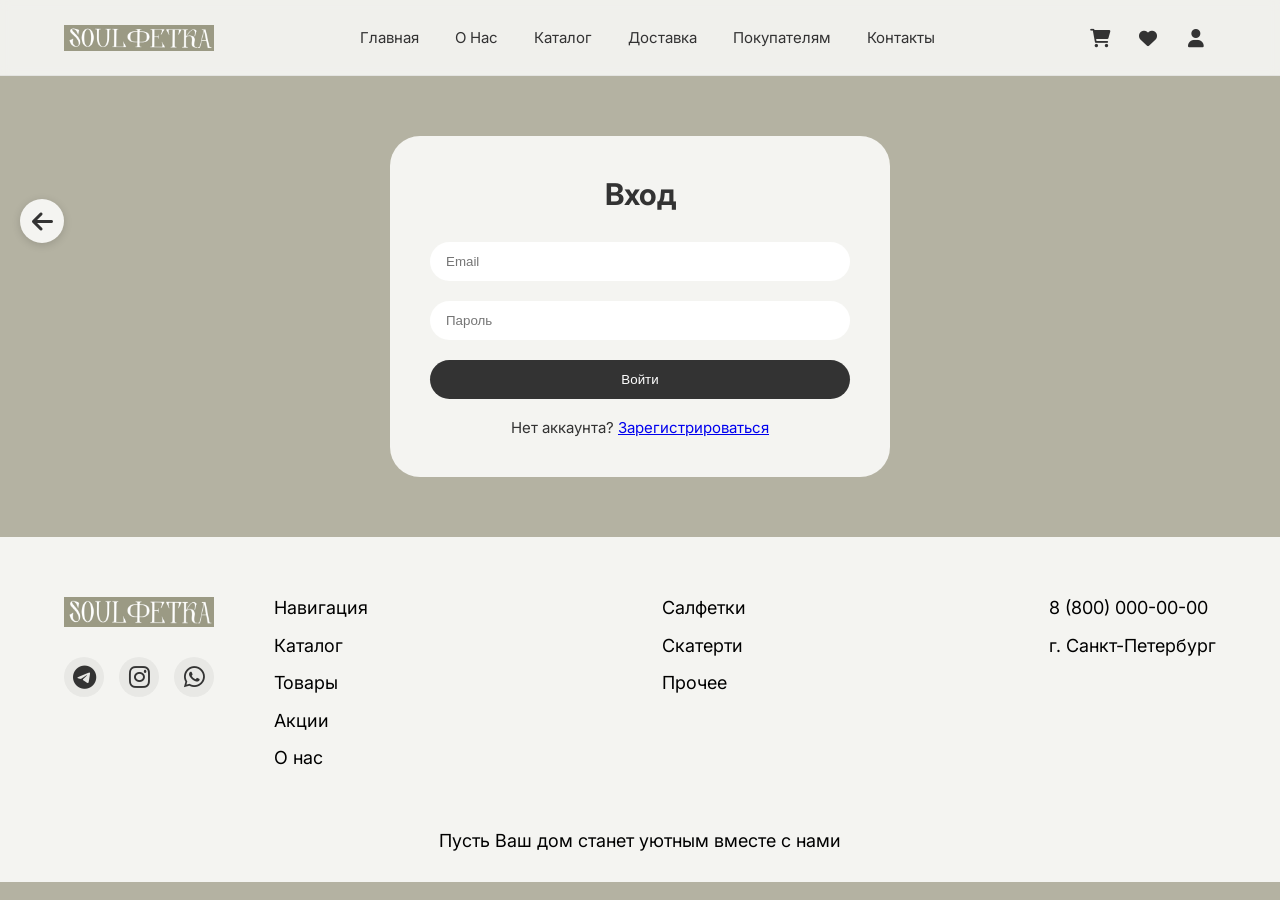
<file: cabinet.html>
<!DOCTYPE html>
<html lang="ru">
<head>
  <meta charset="UTF-8">
  <meta name="viewport" content="width=device-width, initial-scale=1.0">
  <title>Личный кабинет - Мой сайт</title>
  <link rel="preconnect" href="https://fonts.googleapis.com">
  <link rel="preconnect" href="https://fonts.gstatic.com" crossorigin>
  <link href="https://fonts.googleapis.com/css2?family=Inter:wght@400&display=swap" rel="stylesheet">
  <link href="https://fonts.googleapis.com/css2?family=Poppins:wght@400;500;600&display=swap" rel="stylesheet">
  <link rel="stylesheet" href="https://cdnjs.cloudflare.com/ajax/libs/font-awesome/6.0.0-beta3/css/all.min.css">
  <link rel="stylesheet" href="styles.css">
  <style>
    /* Дополнительные стили для кабинета */
    .cabinet {
      max-width: 1232px;
      margin: 40px auto;
      padding: 0 104px;
      min-height: 60vh;
    }
    .cabinet h1 {
      font-family: 'Inter', sans-serif;
      font-weight: 400;
      font-size: 24px;
      color: #000000;
      margin-bottom: 20px;
    }
    .cabinet__info {
      background-color: #F4F4F1;
      padding: 30px;
      border-radius: 30px;
      margin-bottom: 40px;
    }
    .cabinet__info p {
      font-size: 18px;
      margin-bottom: 15px;
      color: #333;
    }
    .cabinet__info i {
      width: 30px;
      color: #666;
      margin-right: 10px;
    }
    .orders-section h2 {
      font-family: 'Inter', sans-serif;
      font-weight: 400;
      font-size: 24px;
      color: #000000;
      margin-bottom: 20px;
      padding-left: 10px;
    }
    .orders-list {
      display: flex;
      flex-direction: column;
      gap: 20px;
    }
    .order-card {
      background-color: #F4F4F1;
      border-radius: 20px;
      padding: 20px;
      transition: transform 0.2s ease, box-shadow 0.2s ease;
    }
    .order-header {
      display: flex;
      justify-content: space-between;
      align-items: center;
      margin-bottom: 15px;
      padding-bottom: 10px;
      border-bottom: 1px solid rgba(0,0,0,0.1);
      flex-wrap: wrap;
      gap: 10px;
    }
    .order-number {
      font-weight: 600;
      font-size: 18px;
      color: #333;
    }
    .order-date {
      font-size: 14px;
      color: #666;
    }
    .order-status {
      font-size: 14px;
      padding: 4px 12px;
      border-radius: 20px;
      font-weight: 500;
      display: inline-block;
      background-color: #9B9A84;
      color: white;
    }
    .order-items {
      margin-bottom: 15px;
    }
    .order-item {
      display: flex;
      justify-content: space-between;
      align-items: center;
      padding: 10px 0;
      border-bottom: 1px solid rgba(0,0,0,0.05);
    }
    .order-total {
      text-align: right;
      padding-top: 10px;
      font-weight: 600;
      font-size: 18px;
      color: #333;
    }
    .empty-orders {
      text-align: center;
      padding: 60px 20px;
      background-color: #F4F4F1;
      border-radius: 30px;
    }
    .logout-button {
      margin-top: 20px;
      padding: 10px 20px;
      background-color: #9B9A84;
      color: white;
      border: none;
      border-radius: 30px;
      cursor: pointer;
      font-size: 16px;
      width: auto;
      display: inline-block;
    }
    .logout-button:hover {
      background-color: #7a7967;
    }
    .edit-btn {
      background: none;
      border: none;
      cursor: pointer;
      margin-left: 10px;
      color: #9B9A84;
      font-size: 14px;
    }
    .edit-btn:hover {
      color: #5a5a4a;
    }
    @media (max-width: 1300px) {
      .cabinet { padding: 0 40px; }
    }
    @media (max-width: 768px) {
      .cabinet { padding: 0 16px; margin: 20px auto; }
      .cabinet h1 {
        background-color: #F4F4F1;
        height: 70px;
        border-radius: 30px;
        display: flex;
        align-items: center;
        justify-content: center;
        margin-bottom: 40px;
      }
      .cabinet__info { padding: 20px; }
      .cabinet__info p { font-size: 16px; }
      .order-header { flex-direction: column; align-items: flex-start; }
    }
  </style>
</head>
<body id="top">
  <input type="checkbox" id="burger-toggle" class="burger-toggle">

  <header class="header">
    <div class="header__container">
<a href="index.html" class="header__logo">
  <img src="images/Logo_fyter. jpeg.jpeg" alt="Логотип">
</a>
      <nav class="header__nav">
        <ul>
          <li><a href="index.html">главная</a></li>
          <li><a href="index.html#about">о нас</a></li>
          <li><a href="index.html#catalog">каталог</a></li>
          <li><a href="index.html#advantages">доставка</a></li>
          <li><a href="index.html#faq">покупателям</a></li>
          <li><a href="index.html#contacts">контакты</a></li>
        </ul>
      </nav>
      <div class="header__actions">
        <div class="cart-icon-wrapper">
          <a href="cart.html" class="action-btn"><i class="fas fa-shopping-cart"></i></a>
          <span class="cart-count" id="cart-count">0</span>
        </div>
        <div class="favorites-icon-wrapper">
          <a href="favorites.html" class="action-btn"><i class="fas fa-heart"></i></a>
          <span class="favorites-count" id="favorites-count">0</span>
        </div>
        <a href="cabinet.html" class="action-btn"><i class="fas fa-user"></i></a>
      </div>
      <label for="burger-toggle" class="burger-icon"><i class="fas fa-bars"></i></label>
    </div>
    <div class="mobile-menu">
      <ul>
        <li><a href="index.html">главная</a></li>
        <li><a href="index.html#about">о нас</a></li>
        <li><a href="index.html#catalog">каталог</a></li>
        <li><a href="index.html#advantages">доставка</a></li>
        <li><a href="index.html#faq">покупателям</a></li>
        <li><a href="sales.html">акции</a></li>
        <li><a href="index.html#contacts">контакты</a></li>
      </ul>
    </div>
  </header>

  <main class="cabinet">
    <h1>Личный кабинет</h1>
    <div class="cabinet__info">
      <p><i class="fas fa-user"></i> Имя: <strong id="user-name"></strong></p>
      <p><i class="fas fa-envelope"></i> Email: <strong id="user-email"></strong></p>
      <p><i class="fas fa-phone"></i> Телефон: <strong id="user-phone"></strong>
        <button id="edit-phone-btn" class="edit-btn"><i class="fas fa-pen"></i></button>
      </p>
      <p><i class="fas fa-map-marker-alt"></i> Адрес доставки: <strong id="user-address"></strong>
        <button id="edit-address-btn" class="edit-btn"><i class="fas fa-pen"></i></button>
      </p>
      <button id="logout-btn" class="logout-button">Выйти</button>
    </div>
    <div class="orders-section">
      <h2>Мои заказы</h2>
      <div id="orders-list" class="orders-list"></div>
    </div>
  </main>

  <!-- Модальные окна для редактирования телефона и адреса -->
  <div id="editPhoneModal" class="edit-modal" style="display:none;">
    <div class="edit-modal-content">
      <h4>Изменить телефон</h4>
      <input type="tel" id="newPhone" placeholder="+7 ...">
      <button id="savePhone">Сохранить</button>
      <button id="cancelPhone">Отмена</button>
    </div>
  </div>
  <div id="editAddressModal" class="edit-modal" style="display:none;">
    <div class="edit-modal-content">
      <h4>Изменить адрес</h4>
      <textarea id="newAddress" rows="2" placeholder="Ваш адрес доставки"></textarea>
      <button id="saveAddress">Сохранить</button>
      <button id="cancelAddress">Отмена</button>
    </div>
  </div>

  <footer id="contacts" class="footer">
    <div class="footer__container">
      <div class="footer__left">
<a href="index.html" class="footer__logo"></a>
        <div class="footer__social">
          <a href="https://t.me/SOULFETCA" target="_blank" rel="noopener noreferrer" class="social-icon"><i class="fab fa-telegram-plane"></i></a>
          <a href="https://www.instagram.com/soulfetca" target="_blank" rel="noopener noreferrer" class="social-icon"><i class="fab fa-instagram"></i></a>
          <a href="https://api.whatsapp.com/send?phone=79183121229" target="_blank" rel="noopener noreferrer" class="social-icon"><i class="fab fa-whatsapp"></i></a>
        </div>
      </div>
      <div class="footer__right">
        <div class="footer__col">
          <a href="index.html#top" class="footer__link">Навигация</a>
          <a href="index.html#catalog" class="footer__link">Каталог</a>
          <a href="index.html#choice" class="footer__link">Товары</a>
          <a href="sales.html" class="footer__link">Акции</a>
          <a href="index.html#about" class="footer__link">О нас</a>
        </div>
        <div class="footer__col">
          <a href="products.html?category=napkins" class="footer__link">Салфетки</a>
          <a href="products.html?category=tablecloths" class="footer__link">Скатерти</a>
          <a href="products.html?category=other" class="footer__link">Прочее</a>
        </div>
        <div class="footer__col">
          <span class="footer__contact">8 (800) 000-00-00</span>
          <span class="footer__contact">г. Санкт-Петербург</span>
        </div>
      </div>
    </div>
    <div class="footer__bottom">
      <p class="footer__tagline">Пусть Ваш дом станет уютным вместе с нами</p>
    </div>
  </footer>

  <button onclick="history.back()" class="back-button" aria-label="Назад">
    <i class="fas fa-arrow-left"></i>
  </button>

  <script src="api.js"></script>
  <script src="script.js"></script>
  <script>
    async function loadCabinet() {
      const profile = loadUserProfile(); // из script.js
      if (!profile) {
        window.location.href = 'login.html';
        return;
      }
      document.getElementById('user-name').textContent = profile.name;
      document.getElementById('user-email').textContent = profile.email;
      document.getElementById('user-phone').textContent = profile.phone || 'не указан';
      document.getElementById('user-address').textContent = profile.address || 'не указан';

      const orders = await API.getMyOrders();
      const ordersList = document.getElementById('orders-list');
      if (orders.length === 0) {
        ordersList.innerHTML = '<div class="empty-orders">У вас пока нет заказов</div>';
        return;
      }
      ordersList.innerHTML = orders.map(order => `
        <div class="order-card">
          <div class="order-header">
            <span class="order-number">Заказ №${order.id}</span>
            <span class="order-date">${new Date(order.createdAt).toLocaleDateString()}</span>
            <span class="order-status">${order.status === 'new' ? 'Новый' : order.status}</span>
          </div>
          <div class="order-items">
            ${order.items.map(item => `<div class="order-item">${item.name} × ${item.quantity} — ${item.price}</div>`).join('')}
          </div>
          <div class="order-total">Итого: ${order.total} ₽</div>
        </div>
      `).join('');
    }

    // Редактирование телефона
    const phoneModal = document.getElementById('editPhoneModal');
    const addressModal = document.getElementById('editAddressModal');
    
    document.getElementById('edit-phone-btn')?.addEventListener('click', () => {
      const currentPhone = document.getElementById('user-phone').innerText;
      document.getElementById('newPhone').value = currentPhone === 'не указан' ? '' : currentPhone;
      phoneModal.style.display = 'flex';
    });
    document.getElementById('savePhone')?.addEventListener('click', () => {
      const newPhone = document.getElementById('newPhone').value.trim();
      const currentAddress = document.getElementById('user-address').innerText === 'не указан' ? '' : document.getElementById('user-address').innerText;
      if (newPhone) {
        saveUserProfile(newPhone, currentAddress);
        document.getElementById('user-phone').textContent = newPhone;
        showNotification('Телефон обновлён');
      } else {
        showNotification('Введите номер телефона', 'error');
      }
      phoneModal.style.display = 'none';
    });
    document.getElementById('cancelPhone')?.addEventListener('click', () => phoneModal.style.display = 'none');
    
    document.getElementById('edit-address-btn')?.addEventListener('click', () => {
      const currentAddr = document.getElementById('user-address').innerText;
      document.getElementById('newAddress').value = currentAddr === 'не указан' ? '' : currentAddr;
      addressModal.style.display = 'flex';
    });
    document.getElementById('saveAddress')?.addEventListener('click', () => {
      const newAddr = document.getElementById('newAddress').value.trim();
      const currentPhone = document.getElementById('user-phone').innerText === 'не указан' ? '' : document.getElementById('user-phone').innerText;
      if (newAddr) {
        saveUserProfile(currentPhone, newAddr);
        document.getElementById('user-address').textContent = newAddr;
        showNotification('Адрес сохранён');
      } else {
        showNotification('Введите адрес доставки', 'error');
      }
      addressModal.style.display = 'none';
    });
    document.getElementById('cancelAddress')?.addEventListener('click', () => addressModal.style.display = 'none');
    
    document.getElementById('logout-btn')?.addEventListener('click', async () => {
      await API.logout();
      window.location.href = 'index.html';
    });
    
    document.addEventListener('DOMContentLoaded', () => {
      loadCabinet();
      updateCartCount();
      updateFavoritesCount();
    });
  </script>
</body>
</html>
</file>
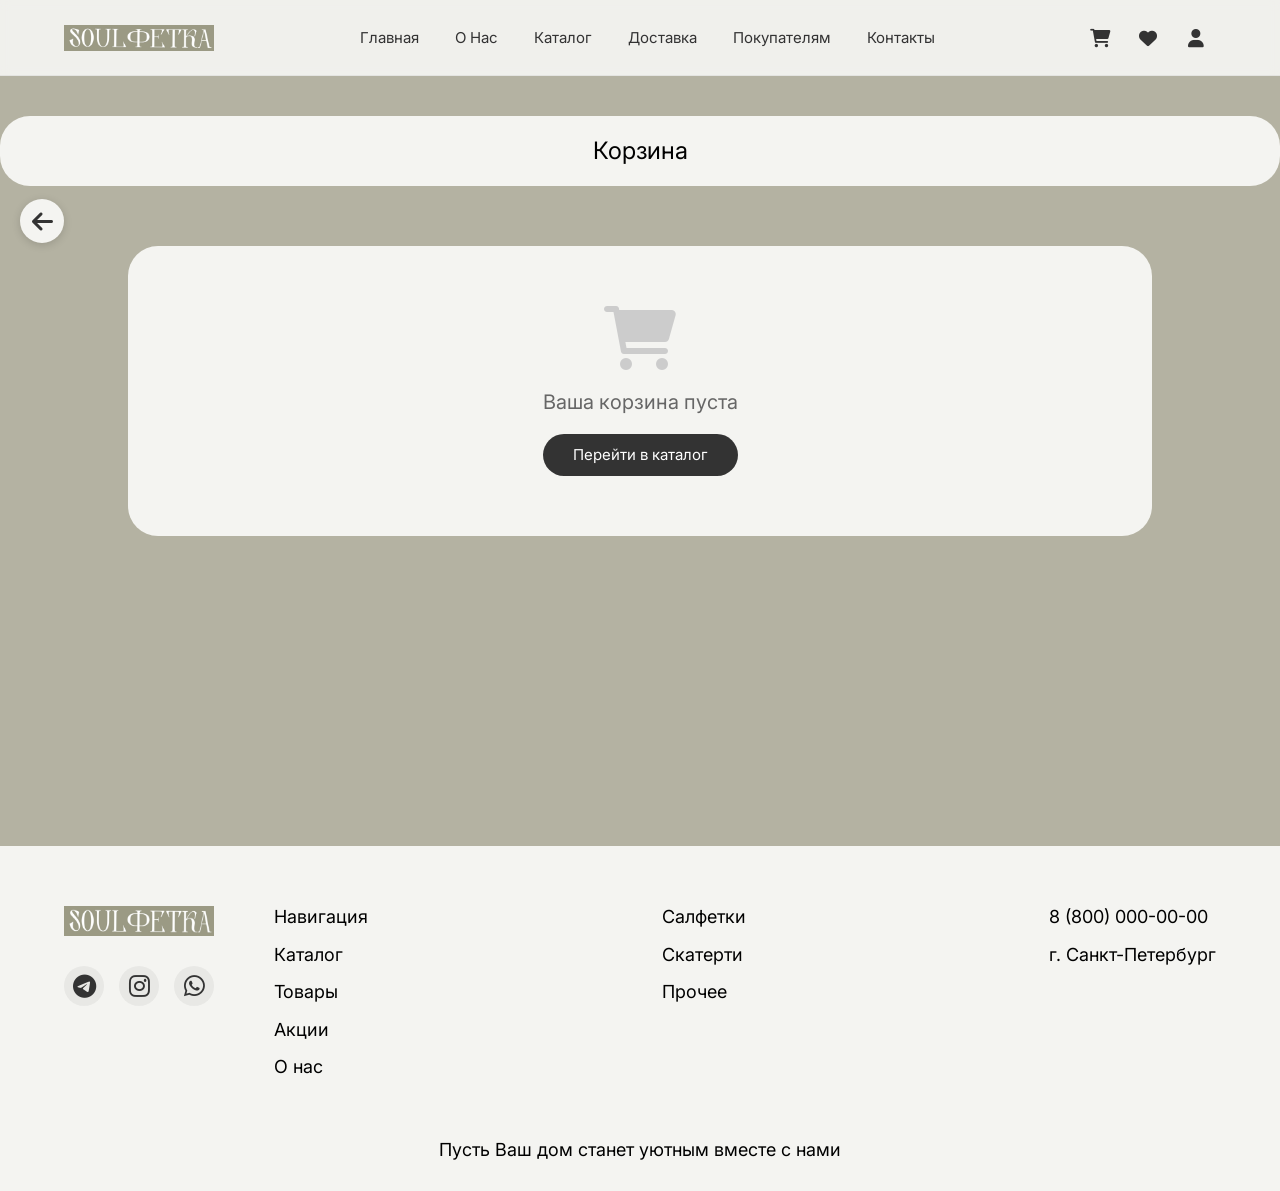
<file: cart.html>
<!DOCTYPE html>
<html lang="ru">
<head>
  <meta charset="UTF-8">
  <meta name="viewport" content="width=device-width, initial-scale=1.0">
  <title>Корзина - Мой сайт</title>
  <link rel="preconnect" href="https://fonts.googleapis.com">
  <link rel="preconnect" href="https://fonts.gstatic.com" crossorigin>
  <link href="https://fonts.googleapis.com/css2?family=Inter:wght@400&display=swap" rel="stylesheet">
  <link href="https://fonts.googleapis.com/css2?family=Poppins:wght@400;500;600&display=swap" rel="stylesheet">
  <link rel="stylesheet" href="https://cdnjs.cloudflare.com/ajax/libs/font-awesome/6.0.0-beta3/css/all.min.css">
  <link rel="stylesheet" href="styles.css">
  <link rel="stylesheet" href="cart.css">
</head>
<body id="top">
  <input type="checkbox" id="burger-toggle" class="burger-toggle">

  <!-- ШАПКА (как на главной) -->
  <header class="header">
    <div class="header__container">
<a href="index.html" class="header__logo">
  <img src="images/Logo_fyter. jpeg.jpeg" alt="Логотип">
</a>
      <nav class="header__nav">
        <ul>
          <li><a href="index.html">главная</a></li>
          <li><a href="index.html#about">о нас</a></li>
          <li><a href="index.html#catalog">каталог</a></li>
          <li><a href="index.html#advantages">доставка</a></li>
          <li><a href="index.html#faq">покупателям</a></li>
          <li><a href="index.html#contacts">контакты</a></li>
        </ul>
      </nav>
<div class="header__actions">
  <div class="cart-icon-wrapper">
    <a href="cart.html" class="action-btn" aria-label="Корзина"><i class="fas fa-shopping-cart"></i></a>
    <span class="cart-count" id="cart-count">0</span>
  </div>
  <div class="favorites-icon-wrapper">
    <a href="favorites.html" class="action-btn" aria-label="Избранное"><i class="fas fa-heart"></i></a>
    <span class="favorites-count" id="favorites-count">0</span>
  </div>
  <a href="cabinet.html" class="action-btn" aria-label="Личный кабинет"><i class="fas fa-user"></i></a>
</div>
      <label for="burger-toggle" class="burger-icon" aria-label="Меню"><i class="fas fa-bars"></i></label>
    </div>
    <div class="mobile-menu">
      <ul>
        <li><a href="index.html">главная</a></li>
        <li><a href="index.html#about">о нас</a></li>
        <li><a href="index.html#catalog">каталог</a></li>
        <li><a href="index.html#advantages">доставка</a></li>
        <li><a href="index.html#faq">покупателям</a></li>
        <li><a href="sales.html">акции</a></li>
        <li><a href="index.html#contacts">контакты</a></li>
      </ul>
    </div>
  </header>

  <main class="cart-page">
    <div class="cart-strip">
      <div class="cart-strip__container">
        <span class="cart-strip__title">Корзина</span>
      </div>
    </div>
    <div class="cart-content" id="cart-content"></div>
  </main>

  <footer class="footer">
    <!-- футер как на главной -->
    <div class="footer__container">
      <div class="footer__left">
<a href="index.html" class="footer__logo"></a>
        <div class="footer__social">
        <a href="https://t.me/SOULFETCA" target="_blank" rel="noopener noreferrer" class="social-icon" aria-label="Telegram"><i class="fab fa-telegram-plane"></i></a>
        <a href="https://www.instagram.com/soulfetca?igsh=MTY3djBxcm1ocDFzYQ%3D%3D&utm_source=qr" target="_blank" rel="noopener noreferrer" class="social-icon" aria-label="Instagram"><i class="fab fa-instagram"></i></a>
        <a href="https://api.whatsapp.com/send?phone=79183121229" target="_blank" rel="noopener noreferrer" class="social-icon" aria-label="WhatsApp"><i class="fab fa-whatsapp"></i></a>
        </div>
      </div>
      <div class="footer__right">
        <div class="footer__col">
          <a href="#top" class="footer__link">Навигация</a>
          <a href="index.html#catalog" class="footer__link">Каталог</a>
          <a href="index.html#choice" class="footer__link">Товары</a>
          <a href="sales.html" class="footer__link">Акции</a>
          <a href="index.html#about" class="footer__link">О нас</a>
        </div>
        <div class="footer__col">
          <a href="products.html?category=napkins" class="footer__link">Салфетки</a>
          <a href="products.html?category=tablecloths" class="footer__link">Скатерти</a>
          <a href="products.html?category=other" class="footer__link">Прочее</a>
        </div>
        <div class="footer__col">
          <span class="footer__contact">8 (800) 000-00-00</span>
          <span class="footer__contact">г. Санкт-Петербург</span>
        </div>
      </div>
    </div>
    <div class="footer__bottom">
      <p class="footer__tagline">Пусть Ваш дом станет уютным вместе с нами</p>
    </div>
  </footer>
<script src="api.js"></script>
  <script src="script.js"></script>
  <script src="cart.js"></script>
  <button onclick="history.back()" class="back-button" aria-label="Назад">
  <i class="fas fa-arrow-left"></i>
</button>
</body>
</html>
</file>
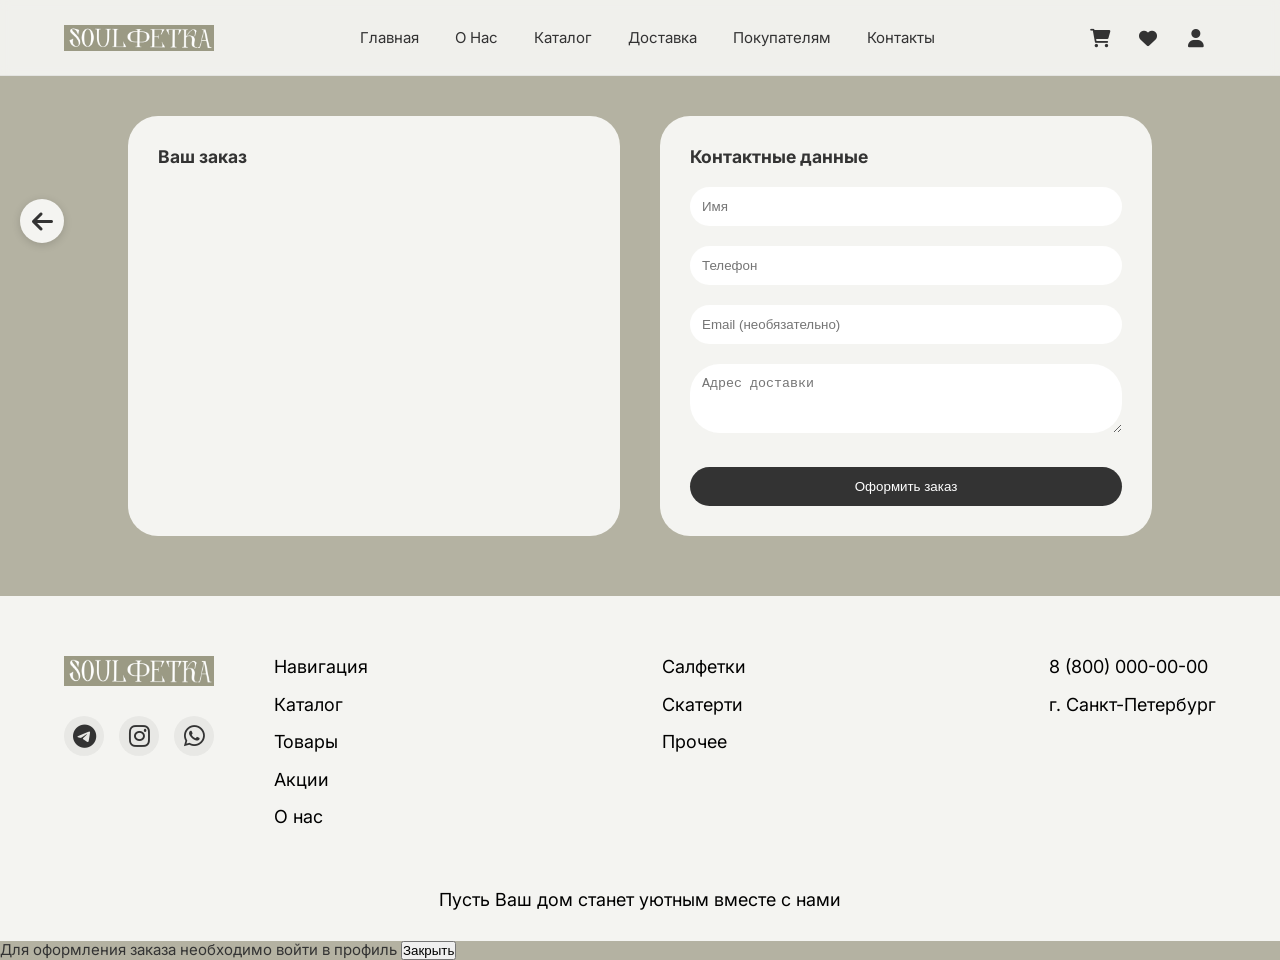
<file: checkout.html>
<!DOCTYPE html>
<html lang="ru">
<head>
  <meta charset="UTF-8">
  <meta name="viewport" content="width=device-width, initial-scale=1.0">
  <title>Оформление заказа</title>
  <link rel="preconnect" href="https://fonts.googleapis.com">
  <link rel="preconnect" href="https://fonts.gstatic.com" crossorigin>
  <link href="https://fonts.googleapis.com/css2?family=Inter:wght@400&display=swap" rel="stylesheet">
  <link href="https://fonts.googleapis.com/css2?family=Poppins:wght@400;500;600&display=swap" rel="stylesheet">
  <link rel="stylesheet" href="https://cdnjs.cloudflare.com/ajax/libs/font-awesome/6.0.0-beta3/css/all.min.css">
  <link rel="stylesheet" href="styles.css">
  <link rel="stylesheet" href="cart.css">
  <style>
.checkout-wrapper {
  max-width: 1232px;
  margin: 40px auto;
  padding: 0 104px;
  display: flex;
  gap: 40px;
  flex-wrap: wrap;
}
.cart-summary {
  flex: 1;
  background: #F4F4F1;
  border-radius: 30px;
  padding: 30px;        /* было 20px – увеличил */
}
.checkout-form {
  flex: 1;
  background: #F4F4F1;
  border-radius: 30px;
  padding: 30px;        /* было 20px – увеличил */
}
.cart-summary h3, .checkout-form h3 {
  margin-top: 0;
  margin-bottom: 20px;  /* добавил отступ снизу */
}
.form-group {
  margin-bottom: 20px;
}
.form-group input, .form-group textarea {
  width: 100%;
  padding: 12px;
  border: none;
  border-radius: 30px;
}
#checkout-items {
  margin-bottom: 20px;  /* отступ между списком товаров и итогом */
}
#checkout-total {
  margin-top: 15px;
  text-align: right;
}
button[type="submit"] {
  background: #333;
  color: white;
  border: none;
  padding: 12px 24px;
  border-radius: 30px;
  cursor: pointer;
  width: 100%;
  margin-top: 10px;
}
@media (max-width: 768px) {
  .checkout-wrapper {
    padding: 0 16px;
    flex-direction: column;
  }
  .cart-summary, .checkout-form {
    padding: 20px;
  }
}
  </style>
</head>
<body id="top">
  <input type="checkbox" id="burger-toggle" class="burger-toggle">

  <!-- ШАПКА -->
  <header class="header">
    <div class="header__container">
<a href="index.html" class="header__logo">
  <img src="images/Logo_fyter. jpeg.jpeg" alt="Логотип">
</a>
      <nav class="header__nav">
        <ul>
          <li><a href="index.html">главная</a></li>
          <li><a href="index.html#about">о нас</a></li>
          <li><a href="index.html#catalog">каталог</a></li>
          <li><a href="index.html#advantages">доставка</a></li>
          <li><a href="index.html#faq">покупателям</a></li>
          <li><a href="index.html#contacts">контакты</a></li>
        </ul>
      </nav>
      <div class="header__actions">
        <div class="cart-icon-wrapper">
          <a href="cart.html" class="action-btn"><i class="fas fa-shopping-cart"></i></a>
          <span class="cart-count" id="cart-count">0</span>
        </div>
        <div class="favorites-icon-wrapper">
          <a href="favorites.html" class="action-btn"><i class="fas fa-heart"></i></a>
          <span class="favorites-count" id="favorites-count">0</span>
        </div>
        <a href="cabinet.html" class="action-btn"><i class="fas fa-user"></i></a>
      </div>
      <label for="burger-toggle" class="burger-icon"><i class="fas fa-bars"></i></label>
    </div>
    <div class="mobile-menu">
      <ul>
        <li><a href="index.html">главная</a></li>
        <li><a href="index.html#about">о нас</a></li>
        <li><a href="index.html#catalog">каталог</a></li>
        <li><a href="index.html#advantages">доставка</a></li>
        <li><a href="index.html#faq">покупателям</a></li>
        <li><a href="sales.html">акции</a></li>
        <li><a href="index.html#contacts">контакты</a></li>
      </ul>
    </div>
  </header>

  <main>
    <div class="checkout-wrapper">
      <div class="cart-summary">
        <h3>Ваш заказ</h3>
        <div id="checkout-items"></div>
        <div id="checkout-total"></div>
      </div>
      <div class="checkout-form">
        <h3>Контактные данные</h3>
        <form id="order-form">
          <div class="form-group"><input type="text" id="order-name" placeholder="Имя" required></div>
          <div class="form-group"><input type="tel" id="order-phone" placeholder="Телефон" required></div>
          <div class="form-group"><input type="email" id="order-email" placeholder="Email (необязательно)"></div>
          <div class="form-group"><textarea id="order-address" rows="3" placeholder="Адрес доставки" required></textarea></div>
          <button type="submit">Оформить заказ</button>
          <div id="checkout-message"></div>
        </form>
      </div>
    </div>
  </main>

  <!-- ФУТЕР -->
  <footer id="contacts" class="footer">
    <div class="footer__container">
      <div class="footer__left">
<a href="index.html" class="footer__logo"></a>
        <div class="footer__social">
          <a href="https://t.me/SOULFETCA" target="_blank" rel="noopener noreferrer" class="social-icon"><i class="fab fa-telegram-plane"></i></a>
          <a href="https://www.instagram.com/soulfetca?igsh=MTY3djBxcm1ocDFzYQ%3D%3D&utm_source=qr" target="_blank" rel="noopener noreferrer" class="social-icon"><i class="fab fa-instagram"></i></a>
          <a href="https://api.whatsapp.com/send?phone=79183121229" target="_blank" rel="noopener noreferrer" class="social-icon"><i class="fab fa-whatsapp"></i></a>
        </div>
      </div>
      <div class="footer__right">
        <div class="footer__col">
          <a href="index.html#top" class="footer__link">Навигация</a>
          <a href="index.html#catalog" class="footer__link">Каталог</a>
          <a href="index.html#choice" class="footer__link">Товары</a>
          <a href="sales.html" class="footer__link">Акции</a>
          <a href="index.html#about" class="footer__link">О нас</a>
        </div>
        <div class="footer__col">
          <a href="products.html?category=napkins" class="footer__link">Салфетки</a>
          <a href="products.html?category=tablecloths" class="footer__link">Скатерти</a>
          <a href="products.html?category=other" class="footer__link">Прочее</a>
        </div>
        <div class="footer__col">
          <span class="footer__contact">8 (800) 000-00-00</span>
          <span class="footer__contact">г. Санкт-Петербург</span>
        </div>
      </div>
    </div>
    <div class="footer__bottom">
      <p class="footer__tagline">Пусть Ваш дом станет уютным вместе с нами</p>
    </div>
  </footer>

  <button onclick="history.back()" class="back-button" aria-label="Назад">
    <i class="fas fa-arrow-left"></i>
  </button>

  <script src="api.js"></script>
  <script src="script.js"></script>
  <script>
    // === ПРОВЕРКА АВТОРИЗАЦИИ С КРАСИВЫМ УВЕДОМЛЕНИЕМ ===
    const currentUser = API.getCurrentUser();
    if (!currentUser) {
      showNotification('Для оформления заказа необходимо войти в профиль', 'error');
      setTimeout(() => {
        window.location.href = 'login.html?redirect=checkout.html';
      }, 1500);
      throw new Error('Unauthorized');
    }

    // Автозаполнение полей, если данные уже сохранены в профиле
    const profile = loadUserProfile ? loadUserProfile() : currentUser;
    if (profile) {
      if (profile.name) document.getElementById('order-name').value = profile.name;
      if (profile.phone) document.getElementById('order-phone').value = profile.phone;
      if (profile.email) document.getElementById('order-email').value = profile.email;
      if (profile.address) document.getElementById('order-address').value = profile.address;
    }

    function loadCart() {
      const cart = JSON.parse(localStorage.getItem('cart')) || [];
      const container = document.getElementById('checkout-items');
      const totalSpan = document.getElementById('checkout-total');
      if (cart.length === 0) {
        container.innerHTML = '<p>Корзина пуста. <a href="products.html">Вернуться в каталог</a></p>';
        totalSpan.innerHTML = '';
        return;
      }
      let total = 0;
      let html = '<ul style="list-style:none; padding-left:0;">';
      cart.forEach(item => {
        // Надёжное извлечение числа из цены (удаляем всё кроме цифр)
        const priceNum = parseInt(String(item.price).replace(/[^0-9]/g, ''));
        const qty = item.quantity || 1;
        total += priceNum * qty;
        html += `<li style="margin-bottom:8px;">${item.name} × ${qty} = ${priceNum * qty} ₽</li>`;
      });
      html += '</ul>';
      container.innerHTML = html;
      totalSpan.innerHTML = `<strong>Итого: ${total} ₽</strong>`;
      return total;
    }

    document.getElementById('order-form').addEventListener('submit', async (e) => {
      e.preventDefault();
      const cart = JSON.parse(localStorage.getItem('cart')) || [];
      if (cart.length === 0) {
        document.getElementById('checkout-message').innerHTML = '<p style="color:red; background:#fff0f0; padding:10px; border-radius:30px;">Корзина пуста</p>';
        return;
      }
      const name = document.getElementById('order-name').value.trim();
      const phone = document.getElementById('order-phone').value.trim();
      const email = document.getElementById('order-email').value.trim();
      const address = document.getElementById('order-address').value.trim();

      if (!name || !phone || !address) {
        showNotification('Заполните имя, телефон и адрес доставки', 'error');
        return;
      }

      let total = 0;
      const items = cart.map(item => {
        const priceNum = parseInt(String(item.price).replace(/[^0-9]/g, ''));
        const qty = item.quantity || 1;
        total += priceNum * qty;
        return { name: item.name, price: item.price, quantity: qty };
      });
      
      const result = await API.createOrder({
        name, phone, email, address,
        items: items,
        total: total
      });
      
      if (result.success) {
        // Сохраняем телефон и адрес в профиль пользователя (если функция saveUserProfile существует)
        if (typeof saveUserProfile === 'function') {
          saveUserProfile(phone, address);
        }
        localStorage.removeItem('cart');
        document.getElementById('checkout-message').innerHTML = '<p style="color:green; background:#e0f2e0; padding:10px; border-radius:30px;">Заказ оформлен! Спасибо.</p>';
        setTimeout(() => { window.location.href = 'cabinet.html'; }, 2000);
      } else {
        document.getElementById('checkout-message').innerHTML = `<p style="color:red; background:#fff0f0; padding:10px; border-radius:30px;">Ошибка: ${result.error}</p>`;
      }
    });
    
    loadCart();
  </script>
</body>
</html>
</file>
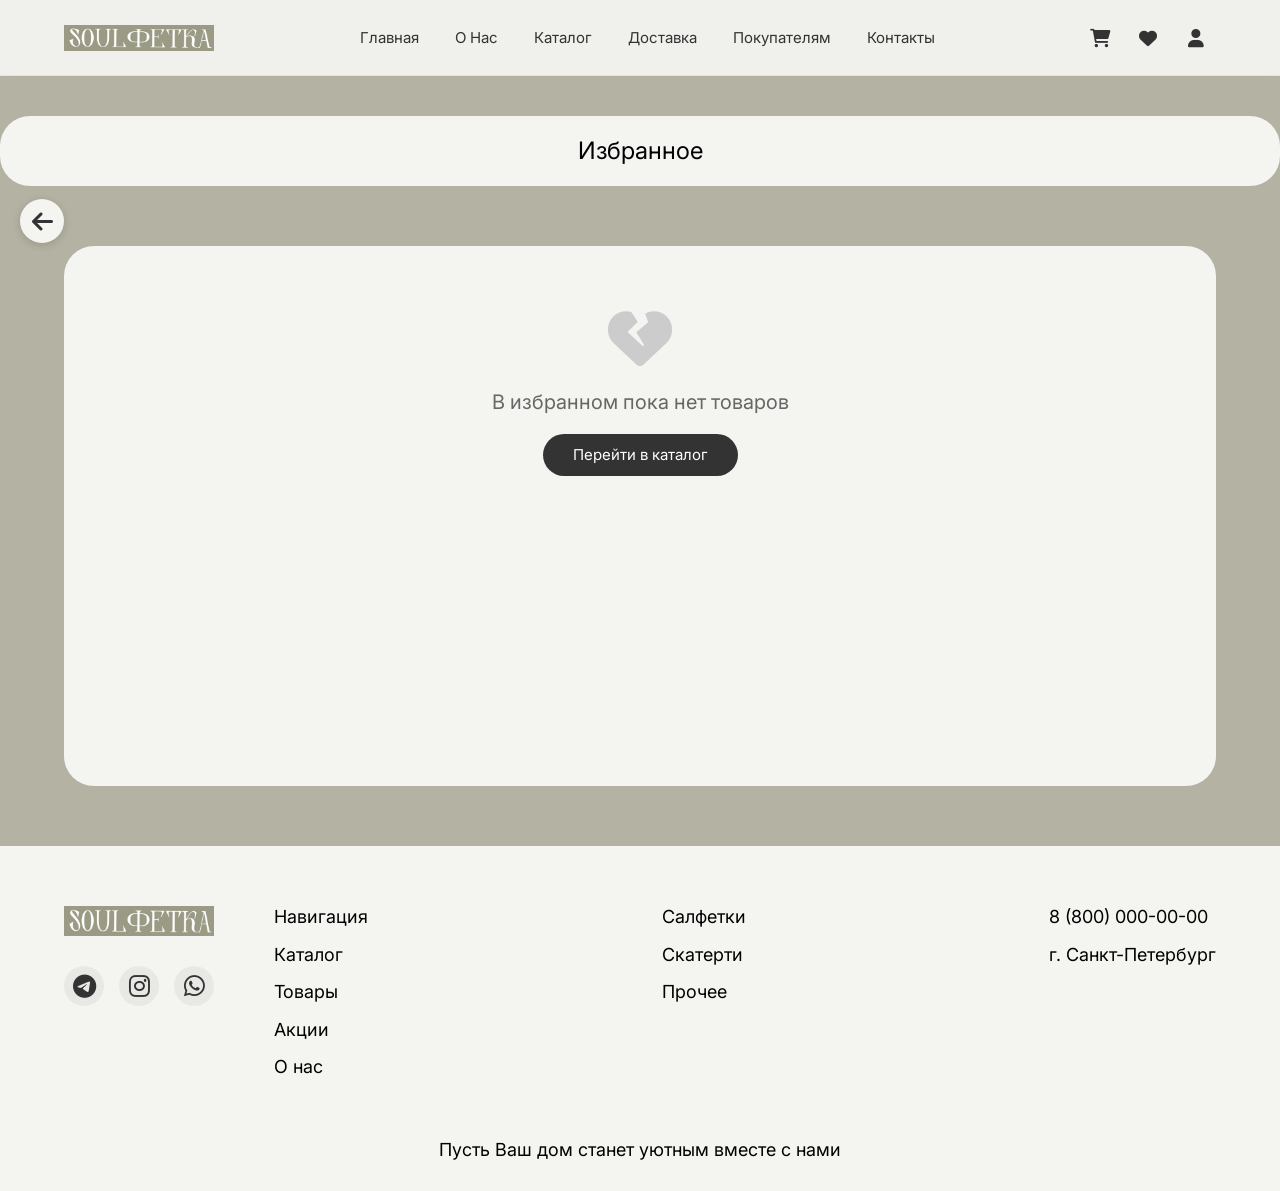
<file: favorites.html>
<!DOCTYPE html>
<html lang="ru">
<head>
  <meta charset="UTF-8">
  <meta name="viewport" content="width=device-width, initial-scale=1.0">
  <title>Избранное - Мой сайт</title>
  <link rel="preconnect" href="https://fonts.googleapis.com">
  <link rel="preconnect" href="https://fonts.gstatic.com" crossorigin>
  <link href="https://fonts.googleapis.com/css2?family=Inter:wght@400&display=swap" rel="stylesheet">
  <link href="https://fonts.googleapis.com/css2?family=Poppins:wght@400;500;600&display=swap" rel="stylesheet">
  <link rel="stylesheet" href="https://cdnjs.cloudflare.com/ajax/libs/font-awesome/6.0.0-beta3/css/all.min.css">
  <link rel="stylesheet" href="styles.css">
  <link rel="stylesheet" href="favorites.css">
</head>
<body id="top">
  <input type="checkbox" id="burger-toggle" class="burger-toggle">

  <header class="header">
    <div class="header__container">
<a href="index.html" class="header__logo">
  <img src="images/Logo_fyter. jpeg.jpeg" alt="Логотип">
</a>
      <nav class="header__nav">
        <ul>
          <li><a href="index.html">главная</a></li>
          <li><a href="index.html#about">о нас</a></li>
          <li><a href="index.html#catalog">каталог</a></li>
          <li><a href="index.html#advantages">доставка</a></li>
          <li><a href="index.html#faq">покупателям</a></li>
          <li><a href="index.html#contacts">контакты</a></li>
        </ul>
      </nav>
      <div class="header__actions">
        <div class="cart-icon-wrapper">
          <a href="cart.html" class="action-btn"><i class="fas fa-shopping-cart"></i></a>
          <span class="cart-count" id="cart-count">0</span>
        </div>
        <div class="favorites-icon-wrapper">
          <a href="favorites.html" class="action-btn"><i class="fas fa-heart"></i></a>
          <span class="favorites-count" id="favorites-count">0</span>
        </div>
        <a href="cabinet.html" class="action-btn"><i class="fas fa-user"></i></a>
      </div>
      <label for="burger-toggle" class="burger-icon"><i class="fas fa-bars"></i></label>
    </div>
    <div class="mobile-menu">
      <ul>
        <li><a href="index.html">главная</a></li>
        <li><a href="index.html#about">о нас</a></li>
        <li><a href="index.html#catalog">каталог</a></li>
        <li><a href="index.html#advantages">доставка</a></li>
        <li><a href="index.html#faq">покупателям</a></li>
        <li><a href="sales.html">акции</a></li>
        <li><a href="index.html#contacts">контакты</a></li>
      </ul>
    </div>
  </header>

  <main class="favorites-page">
    <div class="favorites-strip">
      <div class="favorites-strip__container">
        <span class="favorites-strip__title">Избранное</span>
      </div>
    </div>
    <div class="favorites-content" id="favorites-content"></div>
  </main>

  <footer class="footer">
    <div class="footer__container">
      <div class="footer__left">
<a href="index.html" class="footer__logo"></a>
        <div class="footer__social">
          <a href="https://t.me/SOULFETCA" target="_blank" rel="noopener noreferrer" class="social-icon"><i class="fab fa-telegram-plane"></i></a>
          <a href="https://www.instagram.com/soulfetca" target="_blank" rel="noopener noreferrer" class="social-icon"><i class="fab fa-instagram"></i></a>
          <a href="https://api.whatsapp.com/send?phone=79183121229" target="_blank" rel="noopener noreferrer" class="social-icon"><i class="fab fa-whatsapp"></i></a>
        </div>
      </div>
      <div class="footer__right">
        <div class="footer__col">
          <a href="index.html#top" class="footer__link">Навигация</a>
          <a href="index.html#catalog" class="footer__link">Каталог</a>
          <a href="index.html#choice" class="footer__link">Товары</a>
          <a href="sales.html" class="footer__link">Акции</a>
          <a href="index.html#about" class="footer__link">О нас</a>
        </div>
        <div class="footer__col">
          <a href="products.html?category=napkins" class="footer__link">Салфетки</a>
          <a href="products.html?category=tablecloths" class="footer__link">Скатерти</a>
          <a href="products.html?category=other" class="footer__link">Прочее</a>
        </div>
        <div class="footer__col">
          <span class="footer__contact">8 (800) 000-00-00</span>
          <span class="footer__contact">г. Санкт-Петербург</span>
        </div>
      </div>
    </div>
    <div class="footer__bottom">
      <p class="footer__tagline">Пусть Ваш дом станет уютным вместе с нами</p>
    </div>
  </footer>

  <div id="custom-notification" class="custom-notification">
    <div class="notification-content">
      <span class="notification-message"></span>
      <button class="notification-close">Закрыть</button>
    </div>
  </div>
<script src="api.js"></script>
  <script src="script.js"></script>
  <script>
    function showNotification(message) {
      const notification = document.getElementById('custom-notification');
      if (!notification) return;
      const msgSpan = notification.querySelector('.notification-message');
      msgSpan.textContent = message;
      notification.classList.add('show');
      setTimeout(() => notification.classList.remove('show'), 3000);
    }

    let favorites = JSON.parse(localStorage.getItem('favorites')) || [];

    function saveFavorites() {
      localStorage.setItem('favorites', JSON.stringify(favorites));
      if (typeof updateFavoritesCount === 'function') updateFavoritesCount();
    }

    function renderFavorites() {
      const container = document.getElementById('favorites-content');
      if (!container) return;

      if (favorites.length === 0) {
        container.innerHTML = `<div class="empty-favorites"><i class="fas fa-heart-broken"></i><p>В избранном пока нет товаров</p><a href="products.html">Перейти в каталог</a></div>`;
        return;
      }

      container.innerHTML = favorites.map((item, idx) => `
        <div class="favorite-card" data-index="${idx}">
          <img src="${item.image}" alt="${item.name}" class="favorite-card__image" onerror="this.src='https://via.placeholder.com/400x400/cccccc/969696?text=Фото'">
          <div class="favorite-card__content">
            <div class="favorite-card__title">${item.name}</div>
            <div class="favorite-card__price">${item.price}</div>
            <button class="favorite-card__add-to-cart" data-id="${item.id}" data-name="${item.name}" data-price="${item.price}" data-image="${item.image}">В корзину</button>
            <button class="favorite-card__remove" data-index="${idx}">Удалить из избранного</button>
          </div>
        </div>
      `).join('');

      // Удаление из избранного
      document.querySelectorAll('.favorite-card__remove').forEach(btn => {
        btn.addEventListener('click', (e) => {
          e.preventDefault();
          const idx = parseInt(btn.dataset.index);
          favorites.splice(idx, 1);
          saveFavorites();
          renderFavorites();
        });
      });

      // Добавление в корзину (БЕЗ удаления из избранного)
      document.querySelectorAll('.favorite-card__add-to-cart').forEach(btn => {
        btn.addEventListener('click', (e) => {
          e.preventDefault();
          const id = parseInt(btn.dataset.id);
          const name = btn.dataset.name;
          const price = btn.dataset.price;
          const image = btn.dataset.image;
          let cart = JSON.parse(localStorage.getItem('cart')) || [];
          const existing = cart.find(item => item.id === id);
          if (existing) {
            existing.quantity = (existing.quantity || 1) + 1;
          } else {
            cart.push({ id, name, price, image, quantity: 1 });
          }
          localStorage.setItem('cart', JSON.stringify(cart));
          if (typeof updateCartCount === 'function') updateCartCount();
          showNotification(`Товар "${name}" добавлен в корзину (теперь ${existing ? existing.quantity : 1} шт.)`);
          // НЕ удаляем из избранного
        });
      });
    }

    document.addEventListener('DOMContentLoaded', () => {
      if (typeof updateCartCount === 'function') updateCartCount();
      if (typeof updateFavoritesCount === 'function') updateFavoritesCount();
      renderFavorites();
      const closeBtn = document.querySelector('.notification-close');
      if (closeBtn) {
        closeBtn.addEventListener('click', () => {
          const notification = document.getElementById('custom-notification');
          if (notification) notification.classList.remove('show');
        });
      }
    });
  </script>
  <button onclick="history.back()" class="back-button" aria-label="Назад">
    <i class="fas fa-arrow-left"></i>
  </button>
</body>
</html>
</file>
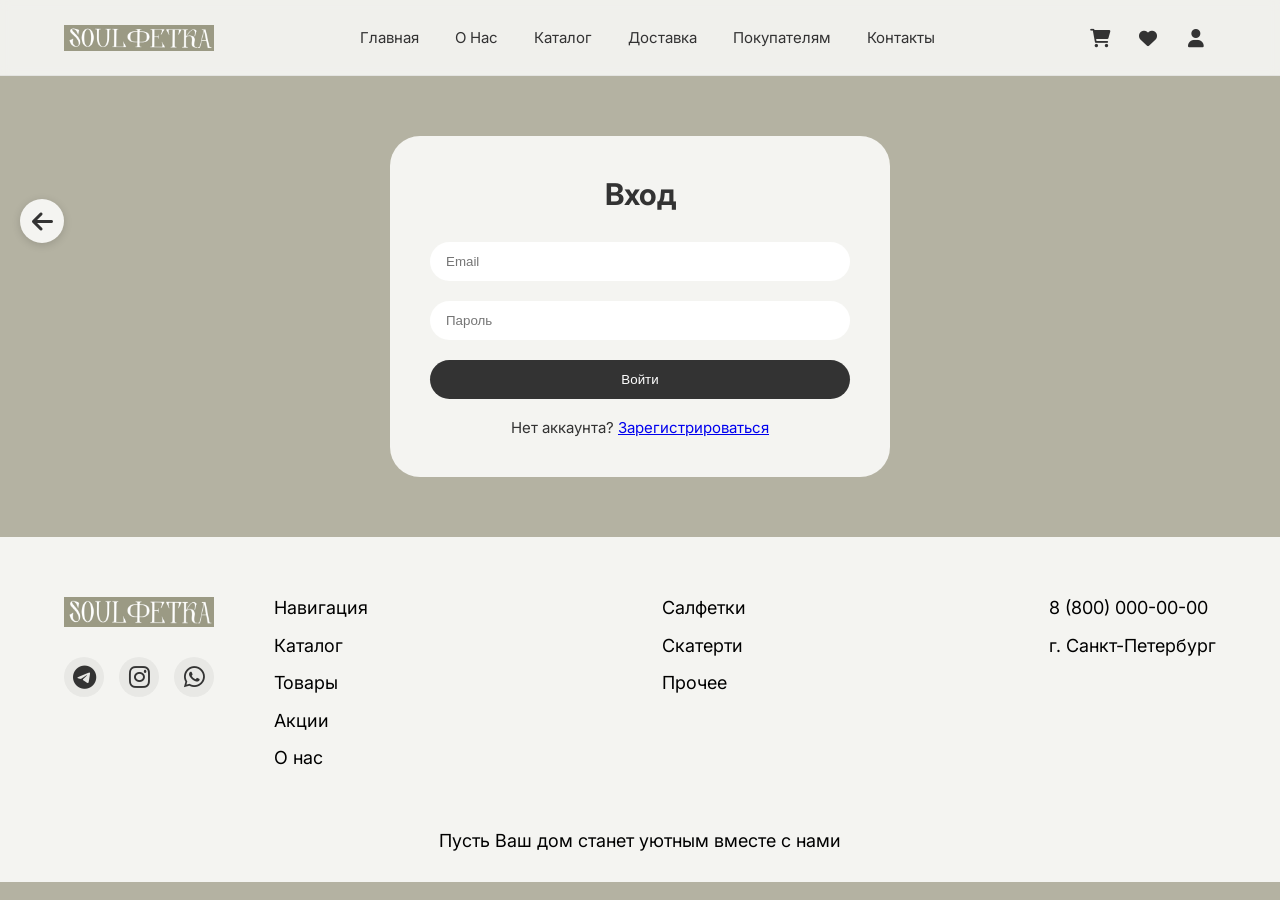
<file: login.html>
<!DOCTYPE html>
<html lang="ru">
<head>
  <meta charset="UTF-8">
  <meta name="viewport" content="width=device-width, initial-scale=1.0">
  <title>Вход - Мой сайт</title>
  <link rel="preconnect" href="https://fonts.googleapis.com">
  <link rel="preconnect" href="https://fonts.gstatic.com" crossorigin>
  <link href="https://fonts.googleapis.com/css2?family=Inter:wght@400&display=swap" rel="stylesheet">
  <link href="https://fonts.googleapis.com/css2?family=Poppins:wght@400;500;600&display=swap" rel="stylesheet">
  <link rel="stylesheet" href="https://cdnjs.cloudflare.com/ajax/libs/font-awesome/6.0.0-beta3/css/all.min.css">
  <link rel="stylesheet" href="styles.css">
  <style>
    .form-container {
      max-width: 500px;
      margin: 60px auto;
      background: #F4F4F1;
      padding: 40px;
      border-radius: 30px;
    }
    .form-container h1 { text-align: center; margin-bottom: 30px; }
    .form-group { margin-bottom: 20px; }
    .form-group input { width: 100%; padding: 12px 16px; border: none; border-radius: 30px; }
    button { width: 100%; padding: 12px; background: #333; color: #fff; border: none; border-radius: 30px; cursor: pointer; }
    .error { color: red; text-align: center; margin-top: 10px; }
    .success { color: green; text-align: center; margin-top: 10px; }
  </style>
</head>
<body id="top">
  <input type="checkbox" id="burger-toggle" class="burger-toggle">

  <!-- ШАПКА (копия из index.html) -->
  <header class="header">
    <div class="header__container">
      <div class="header__logo"><img src="images/Logo_fyter. jpeg.jpeg" alt="Логотип"></div>
      <nav class="header__nav">
        <ul>
          <li><a href="index.html">главная</a></li>
          <li><a href="index.html#about">о нас</a></li>
          <li><a href="index.html#catalog">каталог</a></li>
          <li><a href="index.html#advantages">доставка</a></li>
          <li><a href="index.html#faq">покупателям</a></li>
          <li><a href="index.html#contacts">контакты</a></li>
        </ul>
      </nav>
      <div class="header__actions">
        <div class="cart-icon-wrapper">
          <a href="cart.html" class="action-btn"><i class="fas fa-shopping-cart"></i></a>
          <span class="cart-count" id="cart-count">0</span>
        </div>
        <div class="favorites-icon-wrapper">
          <a href="favorites.html" class="action-btn"><i class="fas fa-heart"></i></a>
          <span class="favorites-count" id="favorites-count">0</span>
        </div>
        <a href="cabinet.html" class="action-btn"><i class="fas fa-user"></i></a>
      </div>
      <label for="burger-toggle" class="burger-icon"><i class="fas fa-bars"></i></label>
    </div>
    <div class="mobile-menu">
      <ul>
        <li><a href="index.html">главная</a></li>
        <li><a href="index.html#about">о нас</a></li>
        <li><a href="index.html#catalog">каталог</a></li>
        <li><a href="index.html#advantages">доставка</a></li>
        <li><a href="index.html#faq">покупателям</a></li>
        <li><a href="sales.html">акции</a></li>
        <li><a href="index.html#contacts">контакты</a></li>
      </ul>
    </div>
  </header>

  <main>
    <div class="form-container">
      <h1>Вход</h1>
      <form id="login-form">
        <div class="form-group">
          <input type="email" id="login-email" placeholder="Email" required>
        </div>
        <div class="form-group">
          <input type="password" id="login-password" placeholder="Пароль" required>
        </div>
        <button type="submit">Войти</button>
        <div id="login-message"></div>
      </form>
      <p style="text-align:center; margin-top:20px">Нет аккаунта? <a href="register.html">Зарегистрироваться</a></p>
    </div>
  </main>

  <!-- ФУТЕР (копия из index.html) -->
  <footer id="contacts" class="footer">
    <div class="footer__container">
      <div class="footer__left">
        <div class="footer__logo"></div>
        <div class="footer__social">
          <a href="https://t.me/SOULFETCA" target="_blank" rel="noopener noreferrer" class="social-icon"><i class="fab fa-telegram-plane"></i></a>
          <a href="https://www.instagram.com/soulfetca?igsh=MTY3djBxcm1ocDFzYQ%3D%3D&utm_source=qr" target="_blank" rel="noopener noreferrer" class="social-icon"><i class="fab fa-instagram"></i></a>
          <a href="https://api.whatsapp.com/send?phone=79183121229" target="_blank" rel="noopener noreferrer" class="social-icon"><i class="fab fa-whatsapp"></i></a>
        </div>
      </div>
      <div class="footer__right">
        <div class="footer__col">
          <a href="index.html#top" class="footer__link">Навигация</a>
          <a href="index.html#catalog" class="footer__link">Каталог</a>
          <a href="index.html#choice" class="footer__link">Товары</a>
          <a href="sales.html" class="footer__link">Акции</a>
          <a href="index.html#about" class="footer__link">О нас</a>
        </div>
        <div class="footer__col">
          <a href="products.html?category=napkins" class="footer__link">Салфетки</a>
          <a href="products.html?category=tablecloths" class="footer__link">Скатерти</a>
          <a href="products.html?category=other" class="footer__link">Прочее</a>
        </div>
        <div class="footer__col">
          <span class="footer__contact">8 (800) 000-00-00</span>
          <span class="footer__contact">г. Санкт-Петербург</span>
        </div>
      </div>
    </div>
    <div class="footer__bottom">
      <p class="footer__tagline">Пусть Ваш дом станет уютным вместе с нами</p>
    </div>
  </footer>

  <button onclick="history.back()" class="back-button" aria-label="Назад">
    <i class="fas fa-arrow-left"></i>
  </button>

<script src="api.js"></script>
<script src="script.js"></script>
<script>
    const form = document.getElementById('login-form');
    const msgDiv = document.getElementById('login-message');
    form.addEventListener('submit', async (e) => {
      e.preventDefault();
      const email = document.getElementById('login-email').value;
      const password = document.getElementById('login-password').value;
      const result = await API.login(email, password);
      if (result.success) {
        msgDiv.innerHTML = '<p class="success">Вход выполнен! Перенаправляем...</p>';
        // Получаем параметр redirect из URL
        const urlParams = new URLSearchParams(window.location.search);
        const redirect = urlParams.get('redirect');
        setTimeout(() => {
          window.location.href = redirect ? redirect : 'cabinet.html';
        }, 1000);
      } else {
        msgDiv.innerHTML = `<p class="error">${result.error}</p>`;
      }
    });
</script>
</body>
</html>
</file>
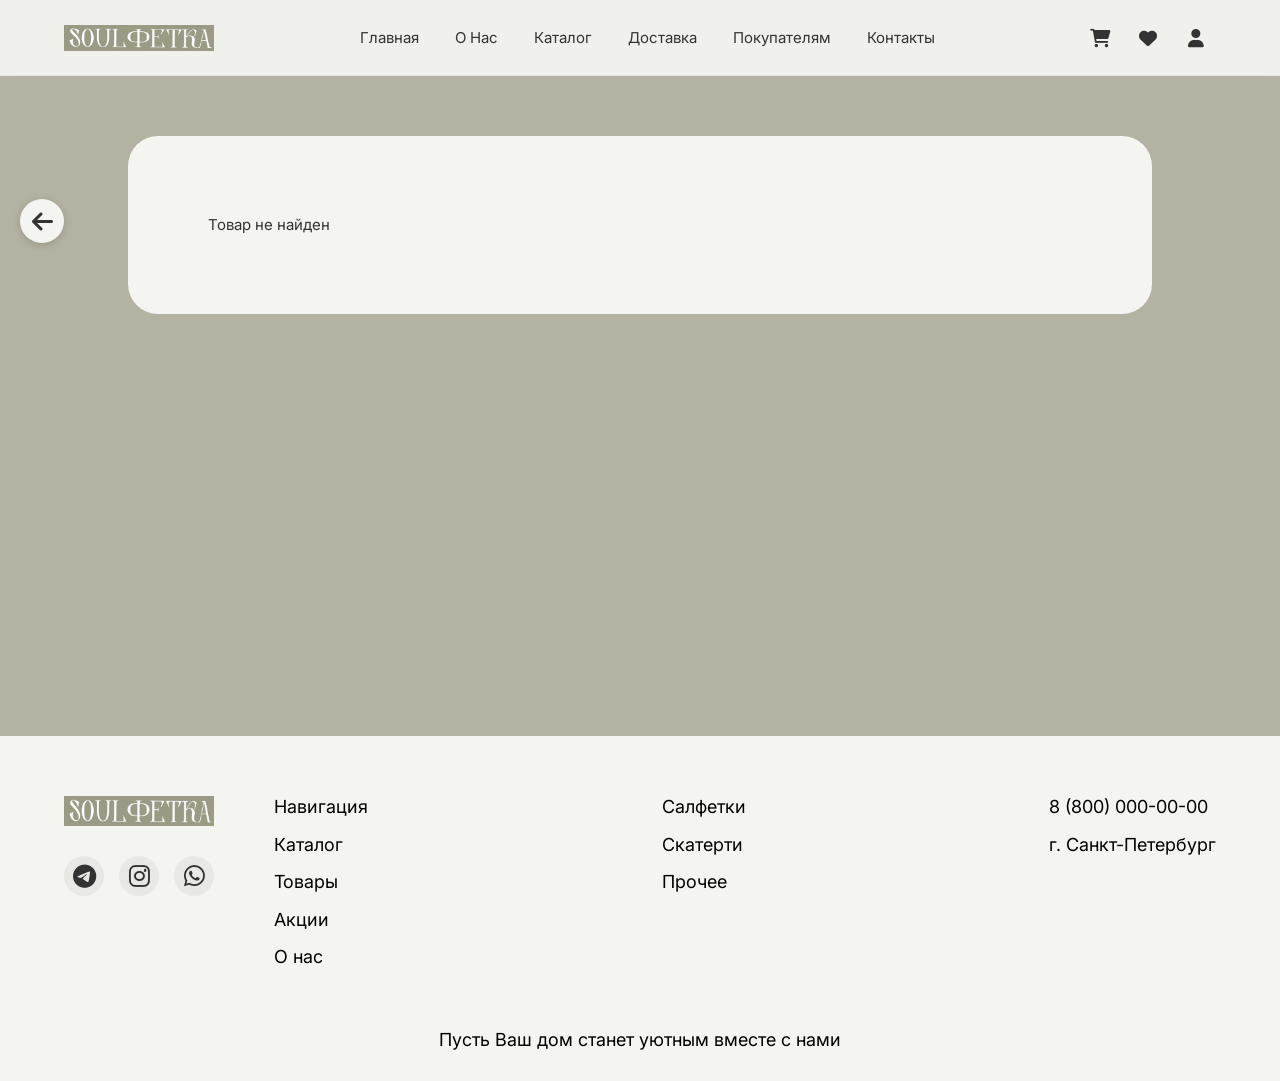
<file: product.html>
<!DOCTYPE html>
<html lang="ru">
<head>
  <meta charset="UTF-8">
  <meta name="viewport" content="width=device-width, initial-scale=1.0">
  <title>Товар - Мой сайт</title>
  <link rel="preconnect" href="https://fonts.googleapis.com">
  <link rel="preconnect" href="https://fonts.gstatic.com" crossorigin>
  <link href="https://fonts.googleapis.com/css2?family=Inter:wght@400&display=swap" rel="stylesheet">
  <link href="https://fonts.googleapis.com/css2?family=Poppins:wght@400;500;600&display=swap" rel="stylesheet">
  <link rel="stylesheet" href="https://cdnjs.cloudflare.com/ajax/libs/font-awesome/6.0.0-beta3/css/all.min.css">
  <link rel="stylesheet" href="styles.css">
  <link rel="stylesheet" href="product.css">
  <style>
    /* Дополнительные стили для страницы товара (если не переопределены в product.css) */
    .cart-icon-container {
      display: flex;
    }
    .quantity-selector {
      display: none;
      align-items: center;
      gap: 10px;
      background-color: #F4F4F1;
      padding: 5px 12px;
      border-radius: 40px;
    }
    .quantity-selector button {
      background: none;
      border: none;
      font-size: 20px;
      font-weight: bold;
      cursor: pointer;
      width: 30px;
      height: 30px;
      border-radius: 50%;
      transition: background 0.2s;
    }
    .quantity-selector button:hover {
      background-color: rgba(0,0,0,0.1);
    }
    .quantity-selector span {
      font-size: 18px;
      font-weight: 600;
      min-width: 30px;
      text-align: center;
    }
    .product-actions {
      display: flex;
      gap: 15px;
      align-items: center;
      flex-wrap: wrap;
    }
    .add-to-cart-btn, .add-to-favorites-btn {
      background-color: #F4F4F1;
      border: none;
      border-radius: 50%;
      width: 48px;
      height: 48px;
      cursor: pointer;
      display: inline-flex;
      align-items: center;
      justify-content: center;
      font-size: 20px;
      color: #333;
      transition: background-color 0.3s ease, transform 0.2s ease;
    }
    .add-to-cart-btn:hover, .add-to-favorites-btn:hover {
      background-color: #e5e5e0;
      transform: scale(1.05);
    }
    .add-to-favorites-btn.active i {
      color: #800020;
    }
  </style>
</head>
<body id="top">
  <input type="checkbox" id="burger-toggle" class="burger-toggle">

  <header class="header">
    <div class="header__container">
<a href="index.html" class="header__logo">
  <img src="images/Logo_fyter. jpeg.jpeg" alt="Логотип">
</a>
      <nav class="header__nav">
        <ul>
          <li><a href="index.html">главная</a></li>
          <li><a href="index.html#about">о нас</a></li>
          <li><a href="index.html#catalog">каталог</a></li>
          <li><a href="index.html#advantages">доставка</a></li>
          <li><a href="index.html#faq">покупателям</a></li>
          <li><a href="index.html#contacts">контакты</a></li>
        </ul>
      </nav>
      <div class="header__actions">
        <div class="cart-icon-wrapper">
          <a href="cart.html" class="action-btn" aria-label="Корзина"><i class="fas fa-shopping-cart"></i></a>
          <span class="cart-count" id="cart-count">0</span>
        </div>
        <div class="favorites-icon-wrapper">
          <a href="favorites.html" class="action-btn" aria-label="Избранное"><i class="fas fa-heart"></i></a>
          <span class="favorites-count" id="favorites-count">0</span>
        </div>
        <a href="cabinet.html" class="action-btn" aria-label="Личный кабинет"><i class="fas fa-user"></i></a>
      </div>
      <label for="burger-toggle" class="burger-icon" aria-label="Меню"><i class="fas fa-bars"></i></label>
    </div>
    <div class="mobile-menu">
      <ul>
        <li><a href="index.html">главная</a></li>
        <li><a href="index.html#about">о нас</a></li>
        <li><a href="index.html#catalog">каталог</a></li>
        <li><a href="index.html#advantages">доставка</a></li>
        <li><a href="index.html#faq">покупателям</a></li>
        <li><a href="sales.html">акции</a></li>
        <li><a href="index.html#contacts">контакты</a></li>
      </ul>
    </div>
  </header>

  <main class="product-page">
    <div class="product-container"></div>
  </main>

  <footer id="contacts" class="footer">
    <div class="footer__container">
      <div class="footer__left">
<a href="index.html" class="footer__logo"></a>
        <div class="footer__social">
          <a href="https://t.me/SOULFETCA" target="_blank" rel="noopener noreferrer" class="social-icon" aria-label="Telegram"><i class="fab fa-telegram-plane"></i></a>
          <a href="https://www.instagram.com/soulfetca?igsh=MTY3djBxcm1ocDFzYQ%3D%3D&utm_source=qr" target="_blank" rel="noopener noreferrer" class="social-icon" aria-label="Instagram"><i class="fab fa-instagram"></i></a>
          <a href="https://api.whatsapp.com/send?phone=79183121229" target="_blank" rel="noopener noreferrer" class="social-icon" aria-label="WhatsApp"><i class="fab fa-whatsapp"></i></a>
        </div>
      </div>
      <div class="footer__right">
        <div class="footer__col">
          <a href="index.html#top" class="footer__link">Навигация</a>
          <a href="index.html#catalog" class="footer__link">Каталог</a>
          <a href="index.html#choice" class="footer__link">Товары</a>
          <a href="sales.html" class="footer__link">Акции</a>
          <a href="index.html#about" class="footer__link">О нас</a>
        </div>
        <div class="footer__col">
          <a href="products.html?category=napkins" class="footer__link">Салфетки</a>
          <a href="products.html?category=tablecloths" class="footer__link">Скатерти</a>
          <a href="products.html?category=other" class="footer__link">Прочее</a>
        </div>
        <div class="footer__col">
          <span class="footer__contact">8 (800) 000-00-00</span>
          <span class="footer__contact">г. Санкт-Петербург</span>
        </div>
      </div>
    </div>
    <div class="footer__bottom">
      <p class="footer__tagline">Пусть Ваш дом станет уютным вместе с нами</p>
    </div>
  </footer>

  <button onclick="history.back()" class="back-button" aria-label="Назад">
    <i class="fas fa-arrow-left"></i>
  </button>
<script src="api.js"></script>
  <script src="script.js"></script>
  <script>
    (function() {
      // Данные товаров
      const products = [
        { id: 1, name: "Салфетки льняные 'Бордо'", description: "Натуральный хлопок, 2 шт. Идеально для сервировки.", price: "990 ₽", image: "images/product5_copy.png" },
        { id: 2, name: "Скатерть хлопковая", description: "140x200 см, пастельные тона.", price: "2490 ₽", image: "images/Skaterti.jpg" },
        { id: 3, name: "Салфетки сервировочные бежевые", description: "d=35 см, 2 шт", price: "990 ₽", image: "images/product3.jpeg" },
        { id: 4, name: "Салфетки сервировочные 'Оливки'", description: "2 шт", price: "990 ₽", image: "images/product4.png" },
        { id: 5, name: "Салфетки сервировочные 'Розовая пудра'", description: "Натуральный хлопок, 2 шт.", price: "990 ₽", image: "images/product2.jpeg" },
        { id: 6, name: "Салфетки сервировочные 'Изумруд'", description: "2 шт, хлопок.", price: "690 ₽", image: "images/product4.jpeg" },
        { id: 7, name: "Салфетки сервировочные 'Кактус'", description: "Набор 2 шт.", price: "990 ₽", image: "images/product1.jpeg" },
        { id: 8, name: "Салфетки сервировочные", description: "2 шт.", price: "990 ₽", image: "images/product6.jpeg" }
      ];

      const urlParams = new URLSearchParams(window.location.search);
      const productId = parseInt(urlParams.get('id'));
      const product = products.find(p => p.id === productId);
      const container = document.querySelector('.product-container');

      if (!product) {
        container.innerHTML = '<div style="text-align:center; padding:40px;">Товар не найден</div>';
        return;
      }

      // Отрисовка HTML
      container.innerHTML = `
        <div class="product-image"><img src="${product.image}" alt="${product.name}" onerror="this.src='https://via.placeholder.com/400x400/cccccc/969696?text=Фото+товара'"></div>
        <div class="product-info">
          <h1>${product.name}</h1>
          <div class="price">${product.price}</div>
          <div class="description">${product.description}</div>
          <div class="product-actions">
            <div class="cart-icon-container">
              <button class="add-to-cart-btn" data-id="${product.id}"><i class="fas fa-shopping-cart"></i></button>
            </div>
            <div class="quantity-selector" style="display: none;">
              <button class="quantity-minus">-</button>
              <span class="quantity-value">1</span>
              <button class="quantity-plus">+</button>
            </div>
            <button class="add-to-favorites-btn"><i class="fas fa-heart"></i></button>
          </div>
          <a href="products.html" class="back-link">← Назад к товарам</a>
        </div>
      `;

      // DOM-элементы
      const addToCartBtn = document.querySelector('.add-to-cart-btn');
      const quantitySelector = document.querySelector('.quantity-selector');
      const minusBtn = document.querySelector('.quantity-minus');
      const plusBtn = document.querySelector('.quantity-plus');
      const quantitySpan = document.querySelector('.quantity-value');
      const favBtn = document.querySelector('.add-to-favorites-btn');

      // Функция получения текущего количества в корзине
      function getCurrentQuantity() {
        const cart = JSON.parse(localStorage.getItem('cart')) || [];
        const item = cart.find(i => i.id === product.id);
        return item ? (item.quantity || 1) : 0;
      }

      // Обновление отображения (иконка корзины ⇔ селектор количества)
      function updateQuantityUI() {
        const qty = getCurrentQuantity();
        if (qty > 0) {
          addToCartBtn.parentElement.style.display = 'none';
          quantitySelector.style.display = 'flex';
          quantitySpan.textContent = qty;
        } else {
          addToCartBtn.parentElement.style.display = 'flex';
          quantitySelector.style.display = 'none';
        }
      }

      // Установка количества (общая логика)
      function setQuantity(newQty) {
        if (newQty < 0) return;
        let cart = JSON.parse(localStorage.getItem('cart')) || [];
        const existingIndex = cart.findIndex(i => i.id === product.id);
        if (newQty === 0) {
          if (existingIndex !== -1) cart.splice(existingIndex, 1);
        } else {
          if (existingIndex !== -1) {
            cart[existingIndex].quantity = newQty;
          } else {
            cart.push({
              id: product.id,
              name: product.name,
              price: product.price,
              image: product.image,
              quantity: newQty
            });
          }
        }
        localStorage.setItem('cart', JSON.stringify(cart));
        updateCartCount();   // глобальная функция из script.js
        updateQuantityUI();
        if (newQty > 0) showNotification(`${product.name}: ${newQty} шт. в корзине`);
        else showNotification(`${product.name} удалён из корзины`);
      }

      // Обработчики для корзины
      addToCartBtn.addEventListener('click', () => setQuantity(getCurrentQuantity() + 1));
      minusBtn.addEventListener('click', () => setQuantity(getCurrentQuantity() - 1));
      plusBtn.addEventListener('click', () => setQuantity(getCurrentQuantity() + 1));

      // Избранное
      let favorites = JSON.parse(localStorage.getItem('favorites')) || [];
      if (favorites.some(item => item.id === product.id)) favBtn.classList.add('active');

      favBtn.addEventListener('click', () => {
        let favs = JSON.parse(localStorage.getItem('favorites')) || [];
        const exists = favs.some(item => item.id === product.id);
        if (!exists) {
          favs.push({ id: product.id, name: product.name, price: product.price, image: product.image });
          localStorage.setItem('favorites', JSON.stringify(favs));
          favBtn.classList.add('active');
          showNotification(`Товар "${product.name}" добавлен в избранное`);
        } else {
          const newFavs = favs.filter(item => item.id !== product.id);
          localStorage.setItem('favorites', JSON.stringify(newFavs));
          favBtn.classList.remove('active');
          showNotification(`Товар "${product.name}" удалён из избранного`);
        }
        updateFavoritesCount(); // глобальная функция
      });

      // Инициализация UI
      updateQuantityUI();
      updateCartCount();
      updateFavoritesCount();
    })();
  </script>
</body>
</html>
</file>
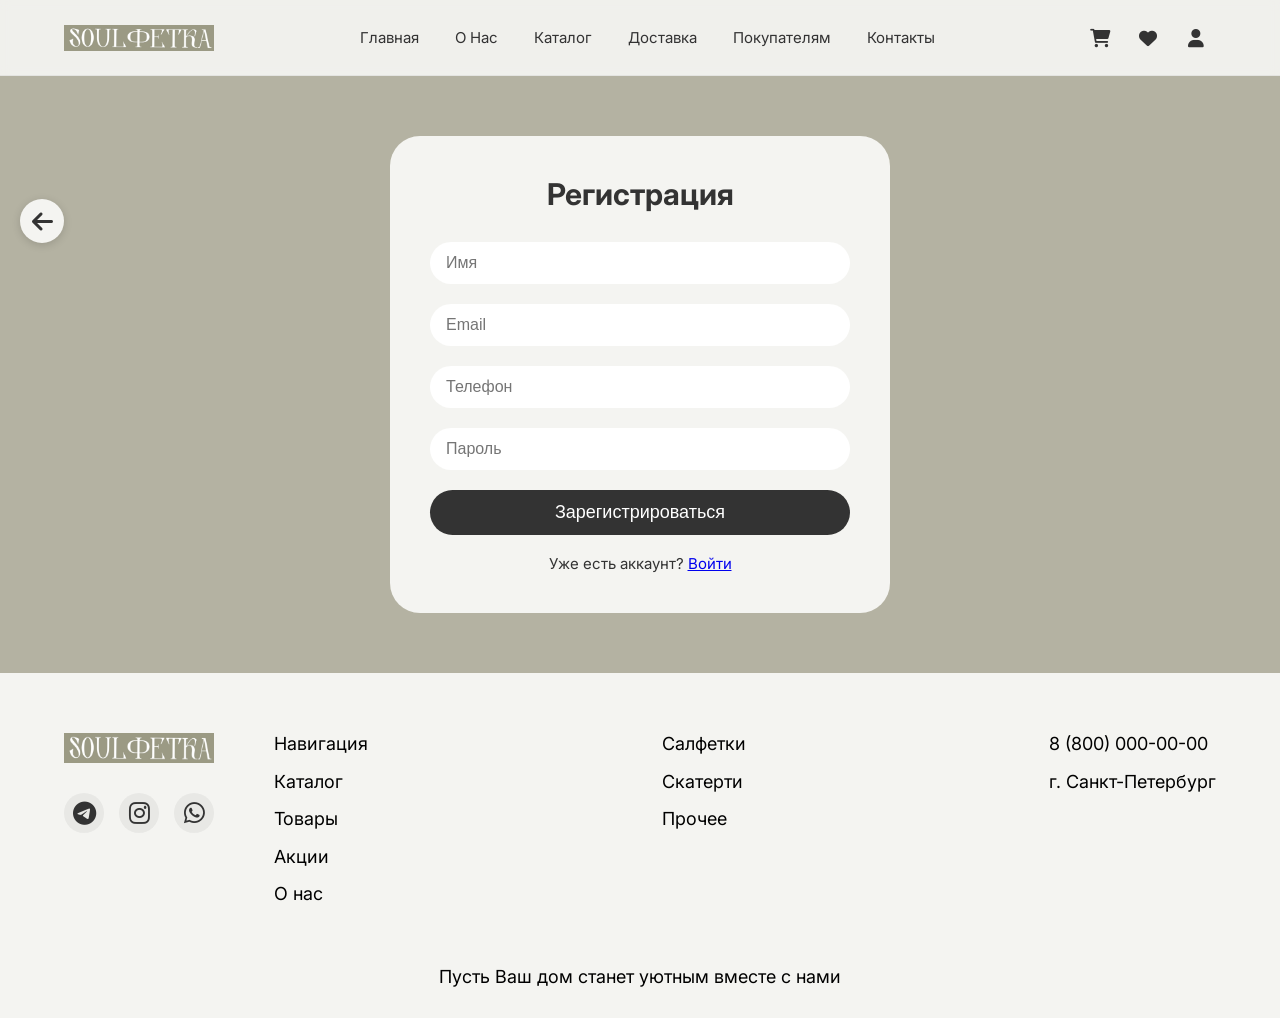
<file: register.html>
<!DOCTYPE html>
<html lang="ru">
<head>
  <meta charset="UTF-8">
  <meta name="viewport" content="width=device-width, initial-scale=1.0">
  <title>Регистрация - Мой сайт</title>
  <link rel="preconnect" href="https://fonts.googleapis.com">
  <link rel="preconnect" href="https://fonts.gstatic.com" crossorigin>
  <link href="https://fonts.googleapis.com/css2?family=Inter:wght@400&display=swap" rel="stylesheet">
  <link href="https://fonts.googleapis.com/css2?family=Poppins:wght@400;500;600&display=swap" rel="stylesheet">
  <link rel="stylesheet" href="https://cdnjs.cloudflare.com/ajax/libs/font-awesome/6.0.0-beta3/css/all.min.css">
  <link rel="stylesheet" href="styles.css">
  <style>
    .form-container {
      max-width: 500px;
      margin: 60px auto;
      background: #F4F4F1;
      padding: 40px;
      border-radius: 30px;
    }
    .form-container h1 { text-align: center; margin-bottom: 30px; }
    .form-group { margin-bottom: 20px; }
    .form-group input { width: 100%; padding: 12px 16px; border: none; border-radius: 30px; font-size: 16px; }
    button { width: 100%; padding: 12px; background: #333; color: #fff; border: none; border-radius: 30px; cursor: pointer; font-size: 18px; }
    .error { color: red; text-align: center; margin-top: 10px; }
    .success { color: green; text-align: center; margin-top: 10px; }
  </style>
</head>
<body id="top">
  <input type="checkbox" id="burger-toggle" class="burger-toggle">

  <!-- ШАПКА (копия из index.html) -->
  <header class="header">
    <div class="header__container">
      <div class="header__logo"><img src="images/Logo_fyter. jpeg.jpeg" alt="Логотип"></div>
      <nav class="header__nav">
        <ul>
          <li><a href="index.html">главная</a></li>
          <li><a href="index.html#about">о нас</a></li>
          <li><a href="index.html#catalog">каталог</a></li>
          <li><a href="index.html#advantages">доставка</a></li>
          <li><a href="index.html#faq">покупателям</a></li>
          <li><a href="index.html#contacts">контакты</a></li>
        </ul>
      </nav>
      <div class="header__actions">
        <div class="cart-icon-wrapper">
          <a href="cart.html" class="action-btn"><i class="fas fa-shopping-cart"></i></a>
          <span class="cart-count" id="cart-count">0</span>
        </div>
        <div class="favorites-icon-wrapper">
          <a href="favorites.html" class="action-btn"><i class="fas fa-heart"></i></a>
          <span class="favorites-count" id="favorites-count">0</span>
        </div>
        <a href="cabinet.html" class="action-btn"><i class="fas fa-user"></i></a>
      </div>
      <label for="burger-toggle" class="burger-icon"><i class="fas fa-bars"></i></label>
    </div>
    <div class="mobile-menu">
      <ul>
        <li><a href="index.html">главная</a></li>
        <li><a href="index.html#about">о нас</a></li>
        <li><a href="index.html#catalog">каталог</a></li>
        <li><a href="index.html#advantages">доставка</a></li>
        <li><a href="index.html#faq">покупателям</a></li>
        <li><a href="sales.html">акции</a></li>
        <li><a href="index.html#contacts">контакты</a></li>
      </ul>
    </div>
  </header>

  <main>
    <div class="form-container">
      <h1>Регистрация</h1>
      <form id="register-form">
        <div class="form-group">
          <input type="text" id="reg-name" placeholder="Имя" required>
        </div>
        <div class="form-group">
          <input type="email" id="reg-email" placeholder="Email" required>
        </div>
        <div class="form-group">
          <input type="tel" id="reg-phone" placeholder="Телефон" required>
        </div>
        <div class="form-group">
          <input type="password" id="reg-password" placeholder="Пароль" required>
        </div>
        <button type="submit">Зарегистрироваться</button>
        <div id="register-message"></div>
      </form>
      <p style="text-align:center; margin-top:20px">Уже есть аккаунт? <a href="login.html">Войти</a></p>
    </div>
  </main>

  <!-- ФУТЕР (копия из index.html) -->
  <footer id="contacts" class="footer">
    <div class="footer__container">
      <div class="footer__left">
        <div class="footer__logo"></div>
        <div class="footer__social">
          <a href="https://t.me/SOULFETCA" target="_blank" rel="noopener noreferrer" class="social-icon"><i class="fab fa-telegram-plane"></i></a>
          <a href="https://www.instagram.com/soulfetca?igsh=MTY3djBxcm1ocDFzYQ%3D%3D&utm_source=qr" target="_blank" rel="noopener noreferrer" class="social-icon"><i class="fab fa-instagram"></i></a>
          <a href="https://api.whatsapp.com/send?phone=79183121229" target="_blank" rel="noopener noreferrer" class="social-icon"><i class="fab fa-whatsapp"></i></a>
        </div>
      </div>
      <div class="footer__right">
        <div class="footer__col">
          <a href="index.html#top" class="footer__link">Навигация</a>
          <a href="index.html#catalog" class="footer__link">Каталог</a>
          <a href="index.html#choice" class="footer__link">Товары</a>
          <a href="sales.html" class="footer__link">Акции</a>
          <a href="index.html#about" class="footer__link">О нас</a>
        </div>
        <div class="footer__col">
          <a href="products.html?category=napkins" class="footer__link">Салфетки</a>
          <a href="products.html?category=tablecloths" class="footer__link">Скатерти</a>
          <a href="products.html?category=other" class="footer__link">Прочее</a>
        </div>
        <div class="footer__col">
          <span class="footer__contact">8 (800) 000-00-00</span>
          <span class="footer__contact">г. Санкт-Петербург</span>
        </div>
      </div>
    </div>
    <div class="footer__bottom">
      <p class="footer__tagline">Пусть Ваш дом станет уютным вместе с нами</p>
    </div>
  </footer>

  <button onclick="history.back()" class="back-button" aria-label="Назад">
    <i class="fas fa-arrow-left"></i>
  </button>

  <script src="api.js"></script>
  <script src="script.js"></script>
  <script>
    const form = document.getElementById('register-form');
    const msgDiv = document.getElementById('register-message');
    form.addEventListener('submit', async (e) => {
      e.preventDefault();
      const name = document.getElementById('reg-name').value;
      const email = document.getElementById('reg-email').value;
      const phone = document.getElementById('reg-phone').value;
      const password = document.getElementById('reg-password').value;
      const result = await API.register({ name, email, phone, password });
      if (result.success) {
        msgDiv.innerHTML = '<p class="success">Регистрация успешна! Перенаправляем...</p>';
        setTimeout(() => { window.location.href = 'cabinet.html'; }, 1500);
      } else {
        msgDiv.innerHTML = `<p class="error">${result.error}</p>`;
      }
    });
  </script>
</body>
</html>
</file>
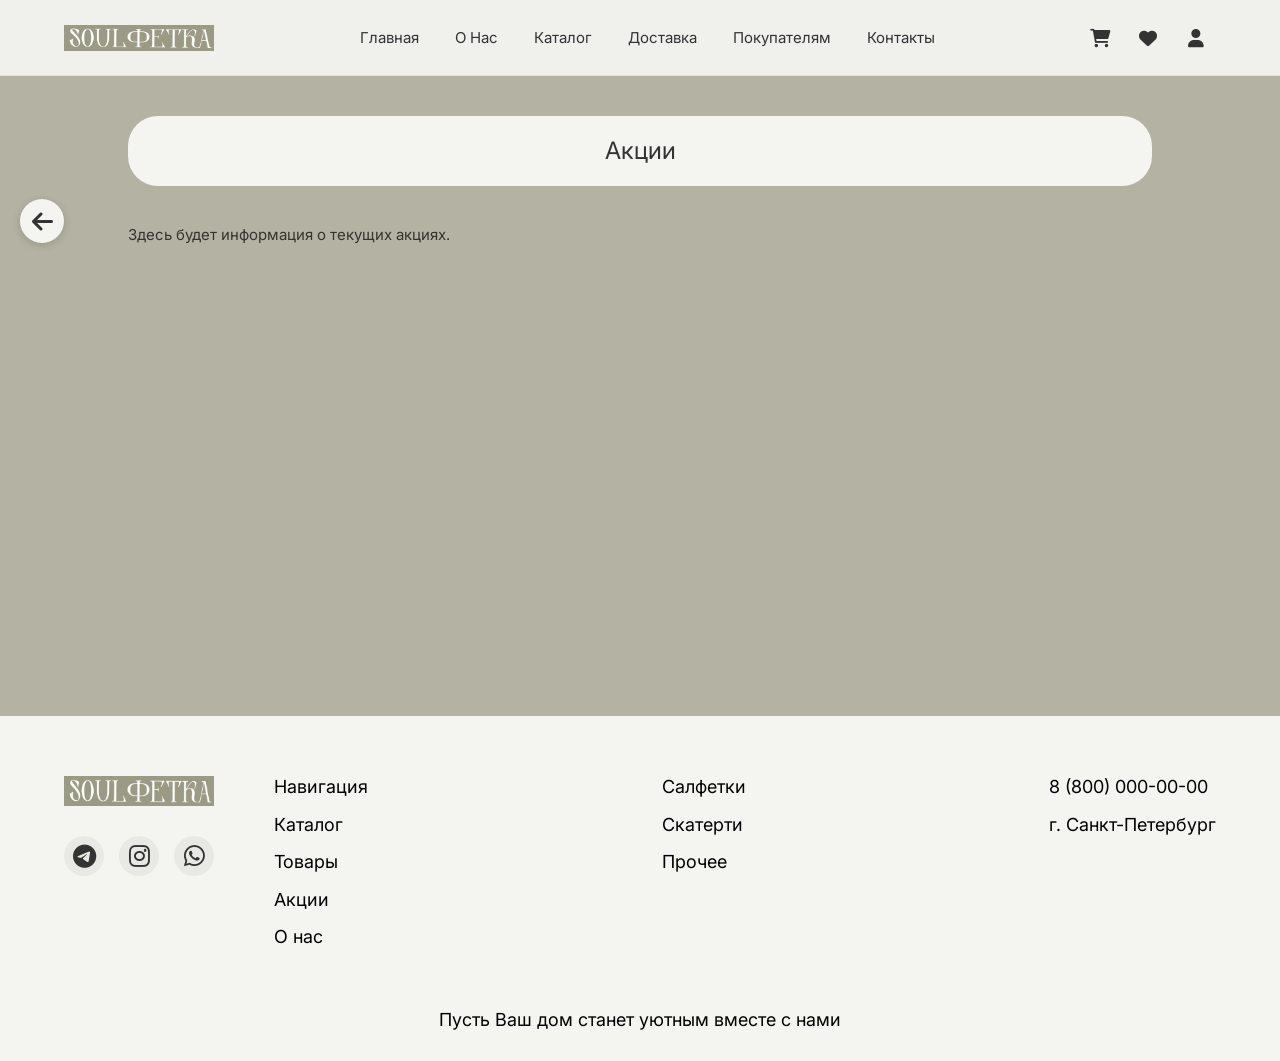
<file: sales.html>
<!DOCTYPE html>
<html lang="ru">
<head>
  <meta charset="UTF-8">
  <meta name="viewport" content="width=device-width, initial-scale=1.0">
  <title>Акции - Мой сайт</title>
  <link rel="preconnect" href="https://fonts.googleapis.com">
  <link rel="preconnect" href="https://fonts.gstatic.com" crossorigin>
  <link href="https://fonts.googleapis.com/css2?family=Inter:wght@400&display=swap" rel="stylesheet">
  <link href="https://fonts.googleapis.com/css2?family=Poppins:wght@400;500;600&display=swap" rel="stylesheet">
  <link rel="stylesheet" href="https://cdnjs.cloudflare.com/ajax/libs/font-awesome/6.0.0-beta3/css/all.min.css">
  <link rel="stylesheet" href="styles.css">
  <style>
    .sales-content {
      max-width: 1232px;
      margin: 40px auto;
      padding: 0 104px;
      min-height: 60vh;
    }
    .sales-title {
      background-color: #F4F4F1;
      border-radius: 30px;
      height: 70px;
      display: flex;
      align-items: center;
      justify-content: center;
      font-size: 24px;
      margin-bottom: 40px;
    }
    @media (max-width: 768px) {
      .sales-content { padding: 0 16px; }
      .sales-title { height: 60px; font-size: 20px; }
    }
  </style>
</head>
<body id="top">
  <input type="checkbox" id="burger-toggle" class="burger-toggle">

  <!-- ШАПКА (копия из index.html) -->
  <header class="header">
    <div class="header__container">
      <div class="header__logo"><img src="images/Logo_fyter. jpeg.jpeg" alt="Логотип"></div>
      <nav class="header__nav">
        <ul>
          <li><a href="index.html">главная</a></li>
          <li><a href="index.html#about">о нас</a></li>
          <li><a href="index.html#catalog">каталог</a></li>
          <li><a href="index.html#advantages">доставка</a></li>
          <li><a href="index.html#faq">покупателям</a></li>
          <li><a href="index.html#contacts">контакты</a></li>
        </ul>
      </nav>
      <div class="header__actions">
        <div class="cart-icon-wrapper">
          <a href="cart.html" class="action-btn"><i class="fas fa-shopping-cart"></i></a>
          <span class="cart-count" id="cart-count">0</span>
        </div>
        <div class="favorites-icon-wrapper">
          <a href="favorites.html" class="action-btn"><i class="fas fa-heart"></i></a>
          <span class="favorites-count" id="favorites-count">0</span>
        </div>
        <a href="cabinet.html" class="action-btn"><i class="fas fa-user"></i></a>
      </div>
      <label for="burger-toggle" class="burger-icon"><i class="fas fa-bars"></i></label>
    </div>
    <div class="mobile-menu">
      <ul>
        <li><a href="index.html">главная</a></li>
        <li><a href="index.html#about">о нас</a></li>
        <li><a href="index.html#catalog">каталог</a></li>
        <li><a href="index.html#advantages">доставка</a></li>
        <li><a href="index.html#faq">покупателям</a></li>
        <li><a href="sales.html">акции</a></li>
        <li><a href="index.html#contacts">контакты</a></li>
      </ul>
    </div>
  </header>

  <main class="sales-content">
    <div class="sales-title">Акции</div>
    <p>Здесь будет информация о текущих акциях.</p>
  </main>

  <!-- ФУТЕР (копия из index.html) -->
  <footer id="contacts" class="footer">
    <div class="footer__container">
      <div class="footer__left">
        <div class="footer__logo"></div>
        <div class="footer__social">
          <a href="https://t.me/SOULFETCA" target="_blank" rel="noopener noreferrer" class="social-icon"><i class="fab fa-telegram-plane"></i></a>
          <a href="https://www.instagram.com/soulfetca?igsh=MTY3djBxcm1ocDFzYQ%3D%3D&utm_source=qr" target="_blank" rel="noopener noreferrer" class="social-icon"><i class="fab fa-instagram"></i></a>
          <a href="https://api.whatsapp.com/send?phone=79183121229" target="_blank" rel="noopener noreferrer" class="social-icon"><i class="fab fa-whatsapp"></i></a>
        </div>
      </div>
      <div class="footer__right">
        <div class="footer__col">
          <a href="index.html#top" class="footer__link">Навигация</a>
          <a href="index.html#catalog" class="footer__link">Каталог</a>
          <a href="index.html#choice" class="footer__link">Товары</a>
          <a href="sales.html" class="footer__link">Акции</a>
          <a href="index.html#about" class="footer__link">О нас</a>
        </div>
        <div class="footer__col">
          <a href="products.html?category=napkins" class="footer__link">Салфетки</a>
          <a href="products.html?category=tablecloths" class="footer__link">Скатерти</a>
          <a href="products.html?category=other" class="footer__link">Прочее</a>
        </div>
        <div class="footer__col">
          <span class="footer__contact">8 (800) 000-00-00</span>
          <span class="footer__contact">г. Санкт-Петербург</span>
        </div>
      </div>
    </div>
    <div class="footer__bottom">
      <p class="footer__tagline">Пусть Ваш дом станет уютным вместе с нами</p>
    </div>
  </footer>

  <button onclick="history.back()" class="back-button" aria-label="Назад">
    <i class="fas fa-arrow-left"></i>
  </button>
<script src="api.js"></script>
  <script src="script.js"></script>
</body>
</html>
</file>
<file: styles.css>
/* ===== ОБЩИЕ СТИЛИ ===== */
* {
  margin: 0;
  padding: 0;
  box-sizing: border-box;
}
html {
  scroll-behavior: smooth;
  scroll-padding-top: 76px;
}

body {
  font-family: 'Inter', sans-serif;
  font-weight: 400;
  font-size: 15px;
  line-height: 1.2;
  background-color: #B4B2A2;
  color: #333;
  padding-top: 76px;
}

/* ===== ШАПКА ===== */
.burger-toggle {
  position: absolute;
  opacity: 0;
  visibility: hidden;
  width: 0;
  height: 0;
}

.header {
  position: fixed;
  top: 0;
  left: 0;
  width: 100%;
  height: 76px;
  background-color: rgba(255, 255, 255, 0.8);
  backdrop-filter: blur(5px);
  border-bottom: 1px solid rgba(0, 0, 0, 0.05);
  z-index: 1000;
}

.header__container {
  max-width: 1232px;
  height: 100%;
  margin: 0 auto;
  display: flex;
  align-items: center;
  justify-content: space-between;
  padding: 0 104px;
}

.header__logo {
  width: 150px;
  height: 30px;
  display: flex;
  align-items: center;
  flex-shrink: 0;
  margin-top: 1px;
}
.header__logo img {
  width: 100%;
  height: auto;
  display: block;
}

.header__nav {
  flex: 1;
  display: flex;
  justify-content: center;
}

.header__nav ul {
  display: flex;
  list-style: none;
  gap: 12px;
}
.header__nav a {
  text-decoration: none;
  color: #333;
  font-size: 15px;
  text-transform: capitalize;
  transition: background-color 0.3s ease, transform 0.2s ease;
  white-space: nowrap;
  display: inline-block;
  padding: 8px 12px;
  border-radius: 30px;
}
.header__nav a:hover {
  background-color: rgba(0, 0, 0, 0.05);
  transform: scale(1.02);
  color: #333;
}

.header__actions {
  display: flex;
  align-items: center;
  gap: 8px;
  flex-shrink: 0;
}

.action-btn {
  width: 40px;
  height: 40px;
  display: flex;
  align-items: center;
  justify-content: center;
  background: transparent;
  border: none;
  border-radius: 8px;
  cursor: pointer;
  color: #333;
  font-size: 18px;
  transition: background-color 0.3s ease, transform 0.2s ease;
  text-decoration: none;
}
.action-btn:hover {
  background-color: rgba(0, 0, 0, 0.1);
  transform: scale(1.05);
}

.burger-icon {
  display: none;
  width: 40px;
  height: 40px;
  align-items: center;
  justify-content: center;
  font-size: 24px;
  cursor: pointer;
  color: #333;
  border-radius: 8px;
  transition: background-color 0.3s ease, transform 0.2s ease;
  flex-shrink: 0;
}

.burger-icon:hover {
  background-color: rgba(0, 0, 0, 0.1);
  transform: scale(1.05);
}

.mobile-menu {
  display: none;
  position: absolute;
  top: 76px;
  left: 0;
  width: 100%;
  background-color: rgba(255, 255, 255, 0.95);
  backdrop-filter: blur(5px);
  padding: 24px 16px;
  box-shadow: 0 10px 20px rgba(0, 0, 0, 0.1);
  z-index: 100;
  border-top: 1px solid rgba(0, 0, 0, 0.05);
}

.mobile-menu ul {
  list-style: none;
  display: flex;
  flex-direction: column;
  align-items: center;
  gap: 20px;
}

.mobile-menu a {
  text-decoration: none;
  color: #333;
  font-size: 18px;
  text-transform: capitalize;
  transition: background-color 0.3s ease, transform 0.2s ease;
  display: inline-block;
  padding: 8px 16px;
  border-radius: 30px;
}
.mobile-menu a:hover {
  background-color: rgba(0, 0, 0, 0.05);
  transform: scale(1.02);
  color: #333;
}

/* ===== HERO ===== */
.hero {
  width: 100%;
  height: 700px;
  background-color: #d9d9d9;
  background-image: url('images/Главное_фото2.jpeg');
  background-size: cover;
  background-position: center;
  position: relative;
  margin-bottom: 30px;
}

.hero__container {
  max-width: 1232px;
  height: 100%;
  margin: 0 auto;
  padding: 0 104px;
  position: relative;
}

.hero__text {
  position: absolute;
  left: 622px;
  top: 120px;
  color: #fff;
  max-width: 800px;
  text-align: right;
}

.hero__text h1 {
  font-family: 'Poppins', 'Inter', sans-serif;
  font-size: 48px;
  font-weight: 500;
  line-height: 1.2;
  margin-bottom: 5px;
  text-shadow: 0 0 20px rgba(0,0,0,0.6);
}

.hero__text p {
  font-family: 'Poppins', 'Inter', sans-serif;
  font-size: 24px;
  font-weight: 400;
  line-height: 1.4;
  text-shadow: 0 0 18px rgba(0,0,0,0.5);
  white-space: normal;
}
.hero__button {
  position: absolute;
  bottom: 60px;
  left: 50%;
  transform: translateX(-50%);
  display: inline-block;
  font-family: 'Inter', sans-serif;
  font-weight: 400;
  font-size: 18px;
  color: #000;
  background-color: #F4F4F1;
  padding: 16px 48px;
  border-radius: 50px;
  text-decoration: none;
  transition: background-color 0.3s ease, transform 0.2s;
  box-shadow: 0 4px 10px rgba(0, 0, 0, 0.05);
  white-space: nowrap;
  border: none;
  cursor: pointer;
}
.hero__button:hover {
  background-color: #e5e5e0;
  transform: translateX(-50%) scale(1.02);
}

/* ===== ДЕМО-КОНТЕНТ ===== */
.extra-content {
  max-width: 1232px;
  margin: 60px auto;
  padding: 0 104px;
  font-family: 'Inter', sans-serif;
}

.extra-content p {
  margin-bottom: 20px;
  line-height: 1.6;
}

/* ===== ИНТЕРАКТИВНАЯ ПАНЕЛЬ ===== */
.interactive-panel {
  margin-top: 0;
  width: 100%;
}

.interactive-panel__holder {
  position: relative;
  width: 100%;
  padding-bottom: 56.25%;
  background-color: #f0f0f0;
  overflow: hidden;
}

.interactive-panel__image {
  position: absolute;
  top: 0;
  left: 0;
  width: 100%;
  height: 100%;
  object-fit: cover;
  display: block;
}

.hotspot {
  position: absolute;
  width: 44px;
  height: 44px;
  background: rgba(255, 255, 255, 0.3);
  backdrop-filter: blur(4px);
  border-radius: 50%;
  display: flex;
  align-items: center;
  justify-content: center;
  color: rgba(0, 0, 0, 0.4);
  font-size: 22px;
  text-decoration: none;
  transform: translate(-50%, -50%);
  transition: all 0.2s ease;
  opacity: 0.7;
  border: 1px solid rgba(255, 255, 255, 0.2);
  box-shadow: 0 2px 6px rgba(0, 0, 0, 0.1);
  cursor: pointer;
  z-index: 2;
}

.hotspot:hover {
  opacity: 1;
  color: rgba(0, 0, 0, 0.8);
  transform: translate(-50%, -50%) scale(1.1);
  border-color: rgba(0, 0, 0, 0.1);
  box-shadow: 0 4px 12px rgba(0, 0, 0, 0.15);
}

.hotspot i {
  pointer-events: none;
}

/* ===== О НАС ===== */
.about-strip {
  background-color: #F4F4F1;
  width: 100%;
  height: 70px;
  border-radius: 30px;
  display: flex;
  align-items: center;
  margin-top: 40px;
}

.about-strip__container {
  max-width: 1232px;
  margin: 0 auto;
  padding: 0 104px;
  width: 100%;
  text-align: center;
}

.about-strip__title {
  font-family: 'Inter', sans-serif;
  font-weight: 400;
  font-size: 24px;
  color: #000000;
  line-height: 70px;
}

.about-content {
  background-color: transparent;
  width: 100%;
  padding: 60px 0;
}

.about-content__container {
  max-width: 1232px;
  margin: 0 auto;
  padding: 0 104px;
  display: flex;
  align-items: center;
  gap: 60px;
  flex-direction: row;
}

.about-content__logo {
  width: 200px;
  height: 200px;
  border-radius: 50%;
  background-color: #ddd;
  background-image: url('images/Logo.\ png.png');
  background-size: cover;
  background-position: center;
  flex-shrink: 0;
}

.about-content__text {
  flex: 1;
  font-family: 'Inter', sans-serif;
  font-weight: 400;
  color: #000000;
}

.about-content__soul {
  font-size: 24px;
  line-height: 1.4;
  margin-bottom: 15px;
}

.about-content__fetka {
  font-size: 24px;
  line-height: 1.4;
}
.about-content__extra {
  font-size: 22px;
  line-height: 1.5;
  margin-top: 20px;
  color: #4a4a4a;
}

/* ===== ПРЕИМУЩЕСТВА ===== */
.features-strip {
  background-color: #F4F4F1;
  width: 100%;
  height: 70px;
  border-radius: 30px;
  display: flex;
  align-items: center;
  margin-top: 60px;
}

.features-strip__container {
  max-width: 1232px;
  margin: 0 auto;
  padding: 0 104px;
  width: 100%;
  text-align: center;
}

.features-strip__title {
  font-family: 'Inter', sans-serif;
  font-weight: 400;
  font-size: 24px;
  color: #000000;
  line-height: 70px;
}

.features-grid {
  background-color: transparent;
  width: 100%;
  padding: 60px 0;
}

.features-grid__container {
  max-width: 1232px;
  margin: 0 auto;
  padding: 0 104px;
  display: grid;
  grid-template-columns: repeat(4, 1fr);
  gap: 30px;
  align-items: stretch;
  grid-auto-rows: 1fr;
}

.feature-card {
  background-color: #F4F4F1;
  border-radius: 30px;
  padding: 36px 24px;
  text-align: left;
  box-shadow: 0 4px 10px rgba(0, 0, 0, 0.05);
  display: flex;
  flex-direction: column;
  align-items: flex-start;
  gap: 12px;
  height: 100%;
  opacity: 0;
  transform: translateY(30px);
  transition: opacity 1.5s ease, transform 1.5s ease;
}

.feature-card.show {
  opacity: 1;
  transform: translateY(0);
}

.feature-card__title {
  font-family: 'Inter', sans-serif;
  font-size: 22px;
  font-weight: 500;
  color: #000;
  line-height: 1.3;
  margin: 0;
}

.feature-card__desc {
  font-family: 'Inter', sans-serif;
  font-size: 15px;
  font-weight: 400;
  color: #555;
  line-height: 1.55;
  margin: 0;
}

/* ===== КАТАЛОГ ===== */
.catalog-strip {
  background-color: #F4F4F1;
  width: 100%;
  height: 70px;
  border-radius: 30px;
  display: flex;
  align-items: center;
  margin-top: 60px;
}

.catalog-strip__container {
  max-width: 1232px;
  margin: 0 auto;
  padding: 0 104px;
  width: 100%;
  text-align: center;
}

.catalog-strip__title {
  font-family: 'Inter', sans-serif;
  font-weight: 400;
  font-size: 24px;
  color: #000000;
  line-height: 70px;
}

.catalog-grid {
  background-color: transparent;
  width: 100%;
  padding: 60px 0;
}

.catalog-grid__container {
  max-width: 1232px;
  margin: 0 auto;
  padding: 0 104px;
  display: grid;
  grid-template-columns: repeat(4, 1fr);
  gap: 30px;
}

.catalog-card {
  position: relative;
  display: flex;
  align-items: center;
  justify-content: center;
  background-color: #ddd;
  background-size: cover;
  background-position: center;
  border-radius: 30px;
  text-decoration: none;
  color: #000;
  font-family: 'Inter', sans-serif;
  font-size: 28px;
  font-weight: 400;
  aspect-ratio: 1 / 1;
  box-shadow: 0 4px 10px rgba(0, 0, 0, 0.1);
  overflow: hidden;
  transition: transform 0.3s ease;
}

.catalog-card::before {
  content: '';
  position: absolute;
  top: 0;
  left: 0;
  width: 100%;
  height: 100%;
  background-color: rgba(255, 255, 255, 0.5);
  transition: background-color 0.3s ease;
  z-index: 1;
}

.catalog-card__text {
  position: relative;
  z-index: 2;
  color: #000;
  text-shadow: 0 2px 4px rgba(255,255,255,0.5);
}

.catalog-card:hover {
  transform: scale(1.02);
}

.catalog-card:hover::before {
  background-color: rgba(255, 255, 255, 0.2);
}

/* ===== ФИЛЬТРЫ ДЛЯ КАТАЛОГА ===== */
.filter-buttons {
  text-align: center;
  margin: 30px auto;
  max-width: 1232px;
  padding: 0 104px;
}
.filter-btn {
  background: #F4F4F1;
  border: none;
  padding: 10px 24px;
  margin: 0 8px;
  border-radius: 30px;
  font-family: 'Inter', sans-serif;
  font-size: 16px;
  cursor: pointer;
  transition: 0.2s;
}
.filter-btn.active {
  background: #9B9A84;
  color: white;
}
.filter-btn:hover {
  background: #e5e5e0;
}

/* ===== ВЫБОР ПОКУПАТЕЛЕЙ ===== */
.choice-strip {
  background-color: #F4F4F1;
  width: 100%;
  height: 70px;
  border-radius: 30px;
  display: flex;
  align-items: center;
  margin-top: 60px;
}

.choice-strip__container {
  max-width: 1232px;
  margin: 0 auto;
  padding: 0 104px;
  width: 100%;
  text-align: center;
}

.choice-strip__title {
  font-family: 'Inter', sans-serif;
  font-weight: 400;
  font-size: 24px;
  color: #000000;
  line-height: 70px;
}

.choice-grid {
  background-color: transparent;
  width: 100%;
  padding: 60px 0;
}

.choice-grid__container {
  max-width: 1232px;
  margin: 0 auto;
  padding: 0 104px;
  display: grid;
  grid-template-columns: repeat(3, 1fr);
  gap: 30px;
}

.choice-card {
  position: relative;
  display: block;
  background-color: #ddd;
  background-size: cover;
  background-position: center;
  border-radius: 30px;
  aspect-ratio: 1 / 1;
  box-shadow: 0 4px 10px rgba(0, 0, 0, 0.1);
  overflow: hidden;
  transition: transform 0.3s ease;
  text-decoration: none;
}

.choice-card::before {
  content: '';
  position: absolute;
  top: 0;
  left: 0;
  width: 100%;
  height: 100%;
  background-color: rgba(255, 255, 255, 0.5);
  transition: background-color 0.3s ease;
  z-index: 1;
}

.choice-card:hover::before {
  background-color: rgba(255, 255, 255, 0.2);
}

.choice-card:hover {
  transform: scale(1.02);
}

/* ===== FAQ ===== */
.faq-strip {
  background-color: #F4F4F1;
  width: 100%;
  height: 70px;
  border-radius: 30px;
  display: flex;
  align-items: center;
  margin-top: 60px;
}

.faq-strip__container {
  max-width: 1232px;
  margin: 0 auto;
  padding: 0 104px;
  width: 100%;
  text-align: center;
}

.faq-strip__title {
  font-family: 'Inter', sans-serif;
  font-weight: 400;
  font-size: 24px;
  color: #000000;
  line-height: 70px;
}

.faq-section {
  background-color: transparent;
  width: 100%;
  padding: 60px 0 40px;
}

.faq-section__container {
  max-width: 1232px;
  margin: 0 auto;
  padding: 0 104px;
}

.faq-item {
  border-bottom: 1px solid rgba(0, 0, 0, 0.1);
  margin-bottom: 20px;
}

.faq-question {
  display: flex;
  justify-content: space-between;
  align-items: center;
  padding: 20px 0;
  cursor: pointer;
}

.faq-question__text {
  font-family: 'Inter', sans-serif;
  font-weight: 400;
  font-size: 24px;
  color: #000000;
  line-height: 1.3;
  flex: 1;
  padding-right: 20px;
}

.faq-toggle {
  width: 44px;
  height: 44px;
  background: transparent;
  border: none;
  font-size: 28px;
  color: #000;
  cursor: pointer;
  display: flex;
  align-items: center;
  justify-content: center;
  transition: transform 0.3s ease;
}

.faq-toggle:hover {
  transform: scale(1.1);
}

.faq-answer {
  max-height: 0;
  overflow: hidden;
  transition: max-height 0.5s ease-out, margin 0.3s ease;
  background-color: rgba(244, 244, 241, 0.3);
  border-radius: 16px;
  margin: 0;
}

.faq-answer p {
  font-family: 'Inter', sans-serif;
  font-weight: 400;
  font-size: 16px;
  color: #333;
  line-height: 1.5;
  padding: 20px;
  margin: 0;
}

.faq-item.active .faq-answer {
  max-height: 300px;
  margin-bottom: 20px;
}

.faq-item.active .faq-toggle i {
  transform: rotate(45deg);
}

.faq-button-wrapper {
  text-align: center;
  padding: 20px 0 40px;
}

.faq-contact-btn {
  display: inline-block;
  font-family: 'Inter', sans-serif;
  font-weight: 400;
  font-size: 24px;
  color: #000;
  background-color: #F4F4F1;
  padding: 16px 48px;
  border-radius: 50px;
  text-decoration: none;
  transition: background-color 0.3s ease, transform 0.2s;
  box-shadow: 0 4px 10px rgba(0, 0, 0, 0.05);
}
.faq-contact-btn:hover {
  background-color: #e5e5e0;
  transform: scale(1.02);
}

.faq-links {
  background-color: transparent;
  width: 100%;
  padding: 20px 0 60px;
}

.faq-links__container {
  max-width: 1232px;
  margin: 0 auto;
  padding: 0 104px;
  display: flex;
  flex-direction: column;
  align-items: flex-start;
  gap: 16px;
}

.faq-link {
  font-family: 'Inter', sans-serif;
  font-weight: 400;
  font-size: 22px;
  color: #000;
  text-decoration: none;
  transition: opacity 0.2s;
  border-bottom: 1px solid transparent;
}

.faq-link:hover {
  opacity: 0.7;
}

/* ===== ФУТЕР ===== */
.footer {
  background-color: #F4F4F1;
  width: 100%;
  padding: 60px 0 30px;
  margin-top: 60px;
}

.footer__container {
  max-width: 1232px;
  margin: 0 auto;
  padding: 0 104px;
  display: flex;
  gap: 60px;
  flex-wrap: wrap;
}

.footer__left {
  flex: 0 0 auto;
  display: flex;
  flex-direction: column;
  gap: 30px;
}

.footer__logo {
  width: 150px;
  height: 30px;
  background-color: #ddd;
background-image: url('images/Logo_fyter.%20jpeg.jpeg');
  background-size: 100% 100%;
  background-position: center;
  background-repeat: no-repeat;
}

.footer__social {
  display: flex;
  gap: 15px;
  width: 150px;
  justify-content: space-between;
}

.social-icon {
  width: 40px;
  height: 40px;
  background-color: rgba(0, 0, 0, 0.05);
  border-radius: 50%;
  display: flex;
  align-items: center;
  justify-content: center;
  color: #333;
  font-size: 24px;
  transition: background-color 0.2s, color 0.2s;
  text-decoration: none;
  flex-shrink: 0;
}
.social-icon:hover {
  background-color: #333;
  color: #fff;
}

.footer__right {
  flex: 1;
  display: flex;
  gap: 40px;
  flex-wrap: wrap;
  justify-content: space-between;
}

.footer__col {
  display: flex;
  flex-direction: column;
  gap: 16px;
  min-width: 160px;
}

.footer__link {
  font-family: 'Inter', sans-serif;
  font-weight: 400;
  font-size: 18px;
  color: #000;
  text-decoration: none;
  line-height: 1.2;
  transition: opacity 0.2s;
  white-space: nowrap;
  cursor: pointer;
}

.footer__link:hover {
  opacity: 0.6;
}

.footer__contact {
  font-family: 'Inter', sans-serif;
  font-weight: 400;
  font-size: 18px;
  color: #000;
  line-height: 1.2;
  white-space: nowrap;
}

.footer__bottom {
  max-width: 1232px;
  margin: 60px auto 0;
  padding: 0 104px;
  text-align: center;
}

.footer__tagline {
  font-family: 'Inter', sans-serif;
  font-weight: 400;
  font-size: 18px;
  color: #000;
  line-height: 1.3;
}

/* ===== СЧЁТЧИКИ ===== */
.cart-icon-wrapper, .favorites-icon-wrapper {
  position: relative;
  display: inline-block;
}
.cart-count, .favorites-count {
  position: absolute;
  top: -5px;
  right: -5px;
  background-color: #B4B2A2;
  color: white;
  border-radius: 50%;
  width: 18px;
  height: 18px;
  font-size: 11px;
  font-weight: bold;
  display: flex;
  align-items: center;
  justify-content: center;
  font-family: 'Inter', sans-serif;
  pointer-events: none;
}

/* ===== КНОПКА "НАЗАД" ===== */
.back-button {
  position: fixed;
  top: 199px;
  left: 20px;
  width: 44px;
  height: 44px;
  background-color: #F4F4F1;
  border-radius: 50%;
  display: flex;
  align-items: center;
  justify-content: center;
  text-decoration: none;
  color: #333;
  font-size: 24px;
  box-shadow: 0 2px 8px rgba(0,0,0,0.15);
  transition: all 0.2s ease;
  z-index: 999;
  border: none;
  cursor: pointer;
}
.back-button:hover {
  background-color: #e5e5e0;
  transform: scale(1.05);
}

/* ===== МОДАЛЬНЫЕ ОКНА (ОБЩИЕ) ===== */
.contact-modal {
  display: none;
  position: fixed;
  z-index: 2000;
  left: 0;
  top: 0;
  width: 100%;
  height: 100%;
  background-color: rgba(0,0,0,0.6);
  align-items: center;
  justify-content: center;
}
.contact-modal-content {
  background-color: #F4F4F1;
  margin: auto;
  padding: 30px;
  border-radius: 30px;
  width: 90%;
  max-width: 450px;
  text-align: center;
  position: relative;
  box-shadow: 0 4px 20px rgba(0,0,0,0.2);
}
.close-modal {
  position: absolute;
  top: 15px;
  right: 20px;
  font-size: 28px;
  cursor: pointer;
  color: #9B9A84;
  transition: 0.2s;
}
.close-modal:hover {
  color: #5F5E4A;
}
.contact-icons {
  display: flex;
  justify-content: center;
  gap: 20px;
  margin: 25px 0;
  flex-wrap: wrap;
}
.contact-icon {
  display: flex;
  align-items: center;
  gap: 8px;
  background-color: #fff9f0;
  padding: 10px 18px;
  border-radius: 50px;
  text-decoration: none;
  color: #2C2B26;
  font-size: 16px;
  transition: 0.2s;
}
.contact-icon i {
  font-size: 20px;
}
.contact-icon.telegram:hover { background-color: #0088cc; color: white; }
.contact-icon.instagram:hover { background-color: #E4405F; color: white; }
.contact-icon.whatsapp:hover { background-color: #25D366; color: white; }
.contact-phone {
  margin-top: 15px;
  display: flex;
  align-items: center;
  justify-content: center;
  gap: 15px;
  background-color: #fff9f0;
  padding: 12px;
  border-radius: 50px;
}
.contact-phone a {
  text-decoration: none;
  color: #2C2B26;
  font-weight: 500;
}
.call-btn {
  background-color: #9B9A84;
  color: white;
  border: none;
  border-radius: 30px;
  padding: 6px 16px;
  cursor: pointer;
}
.call-btn:hover {
  background-color: #7F7E6B;
}

/* ===== МОДАЛЬНОЕ ОКНО ОТЗЫВОВ ===== */
.reviews-modal-content {
  max-width: 700px;
  width: 90%;
  background-color: #F4F4F1;
  border-radius: 30px;
  padding: 30px;
  box-shadow: 0 10px 30px rgba(0,0,0,0.2);
}
.reviews-carousel {
  display: flex;
  align-items: center;
  justify-content: center;
  gap: 15px;
  margin: 20px 0;
}
.reviews-container {
  flex: 1;
  min-height: 200px;
  background-color: #fff9f0;
  border-radius: 24px;
  padding: 20px;
  display: flex;
  flex-direction: column;
  gap: 15px;
  overflow-y: auto;
  max-height: 300px;
  box-shadow: inset 0 0 0 1px rgba(0,0,0,0.05), 0 2px 8px rgba(0,0,0,0.05);
}
.review-item {
  border-bottom: 1px solid #E5E0D5;
  padding-bottom: 15px;
}
.review-item:last-child {
  border-bottom: none;
}
.review-name {
  font-weight: 600;
  font-size: 16px;
  color: #2C2B26;
  margin-bottom: 4px;
}
.review-rating {
  font-size: 14px;
  letter-spacing: 2px;
  margin-bottom: 8px;
}
.review-text {
  font-size: 14px;
  line-height: 1.45;
  color: #4A4842;
  margin-top: 4px;
}
.review-date {
  font-size: 11px;
  color: #9B9A84;
  margin-top: 6px;
}
.carousel-prev, .carousel-next {
  background-color: #E5E0D5;
  border: none;
  border-radius: 50%;
  width: 40px;
  height: 40px;
  cursor: pointer;
  font-size: 20px;
  color: #4A4842;
  transition: all 0.2s ease;
}
.carousel-prev:hover, .carousel-next:hover {
  background-color: #D4CFC1;
  transform: scale(1.02);
}
.reviews-actions {
  display: flex;
  justify-content: center;
  gap: 15px;
  margin-top: 20px;
  flex-wrap: wrap;
}
.reviews-actions .faq-contact-btn {
  background-color: #9B9A84;
  color: white;
  padding: 10px 24px;
  font-size: 14px;
  border-radius: 40px;
  border: none;
  cursor: pointer;
  transition: 0.2s;
}
.reviews-actions .faq-contact-btn:hover {
  background-color: #7F7E6B;
  transform: scale(1.02);
}
.review-form {
  margin-top: 25px;
  padding-top: 20px;
  border-top: 1px solid #D4CFC1;
  display: flex;
  flex-direction: column;
  gap: 12px;
}
.review-form input,
.review-form textarea {
  background-color: #fff9f0;
  border: 1px solid #D4CFC1;
  padding: 12px 16px;
  border-radius: 30px;
  font-family: 'Inter', sans-serif;
  font-size: 14px;
  outline: none;
  transition: 0.2s;
}
.review-form input:focus,
.review-form textarea:focus {
  border-color: #9B9A84;
  box-shadow: 0 0 0 2px rgba(155,154,132,0.2);
}
.rating {
  display: flex;
  align-items: center;
  gap: 8px;
  background-color: #fff9f0;
  padding: 8px 16px;
  border-radius: 40px;
  width: fit-content;
}
.rating span:first-child {
  font-size: 10px;
  color: #4A4842;
}
.star {
  font-size: 20px;
  cursor: pointer;
  color: #ddd;
  transition: 0.1s;
}
.star.active, .star:hover {
  color: #9B9A84;
}
#submitReview {
  background-color: #9B9A84;
  color: white;
  border: none;
  padding: 12px;
  border-radius: 40px;
  font-size: 16px;
  cursor: pointer;
  transition: 0.2s;
}
#submitReview:hover {
  background-color: #7F7E6B;
  transform: scale(1.02);
}
#cancelReview {
  background-color: #E5E0D5;
  color: #4A4842;
  border: none;
  padding: 10px;
  border-radius: 40px;
  font-size: 14px;
  cursor: pointer;
  transition: 0.2s;
}
#cancelReview:hover {
  background-color: #D4CFC1;
}

/* ===== ПОДАРОЧНЫЙ СЕРТИФИКАТ ===== */
.gift-modal-content {
  max-width: 500px;
  width: 90%;
}
.gift-modal-content h3 {
  margin-bottom: 25px;
  text-align: center;
}
.gift-amount {
  margin-bottom: 25px;
  text-align: left;
}
.gift-amount label {
  display: block;
  margin-bottom: 15px;
  font-weight: 500;
  color: #333;
}
.amount-options {
  display: flex;
  flex-wrap: wrap;
  gap: 12px;
  align-items: center;
}
.amount-option {
  padding: 10px 24px;
  background-color: #fff9f0;
  border: 1px solid #D4CFC1;
  border-radius: 40px;
  cursor: pointer;
  font-size: 15px;
  font-family: 'Inter', sans-serif;
  color: #4A4842;
  transition: all 0.2s ease;
}
.amount-option:hover {
  background-color: #E5E0D5;
  transform: scale(1.02);
}
.amount-option.active {
  background-color: #9B9A84;
  color: white;
  border-color: #9B9A84;
}
.custom-input {
  width: auto;
  min-width: 140px;
  cursor: text;
  text-align: center;
  padding: 10px 24px;
  background-color: #fff9f0;
  border: 1px solid #D4CFC1;
  border-radius: 40px;
  font-size: 15px;
  font-family: 'Inter', sans-serif;
}
.custom-input:focus {
  outline: none;
  border-color: #9B9A84;
  box-shadow: 0 0 0 2px rgba(155,154,132,0.2);
}
#giftForm input[type="text"],
#giftForm input[type="email"],
#giftForm textarea {
  width: 100%;
  margin-bottom: 15px;
  padding: 12px 16px;
  border-radius: 40px;
  border: 1px solid #D4CFC1;
  background-color: #fff9f0;
  font-family: 'Inter', sans-serif;
  font-size: 14px;
  box-sizing: border-box;
}
#giftForm input:focus,
#giftForm textarea:focus {
  outline: none;
  border-color: #9B9A84;
  box-shadow: 0 0 0 2px rgba(155,154,132,0.2);
}
#giftForm textarea {
  border-radius: 20px;
  resize: vertical;
}
#addGiftToCart {
  width: 100%;
  margin-top: 10px;
  background-color: #9B9A84;
  color: white;
  border: none;
  border-radius: 40px;
  padding: 14px;
  font-size: 16px;
  cursor: pointer;
  transition: all 0.2s ease;
  font-family: 'Inter', sans-serif;
}
#addGiftToCart:hover {
  background-color: #7F7E6B;
  transform: scale(1.02);
}

/* ===== РЕДАКТИРОВАНИЕ ПРОФИЛЯ ===== */
.edit-modal {
  display: none;
  position: fixed;
  top: 0; left: 0;
  width: 100%; height: 100%;
  background: rgba(0,0,0,0.5);
  align-items: center;
  justify-content: center;
  z-index: 2000;
}
.edit-modal-content {
  background: #F4F4F1;
  padding: 30px;
  border-radius: 30px;
  width: 90%;
  max-width: 400px;
}
.edit-modal-content input, .edit-modal-content textarea {
  width: 100%;
  margin: 15px 0;
  padding: 10px;
  border-radius: 30px;
  border: none;
}
.edit-btn {
  background: none;
  border: none;
  cursor: pointer;
  margin-left: 10px;
  color: #9B9A84;
}
.logout-button {
  margin-top: 20px;
  padding: 10px 20px;
  background-color: #9B9A84;
  color: white;
  border: none;
  border-radius: 30px;
  cursor: pointer;
  width: 100%;
  max-width: 200px;
}

/* ===== МЕДИАЗАПРОСЫ ===== */
@media (max-width: 1300px) {
  .header__container,
  .hero__container,
  .extra-content,
  .about-strip__container,
  .about-content__container,
  .features-strip__container,
  .features-grid__container,
  .catalog-strip__container,
  .catalog-grid__container,
  .choice-strip__container,
  .choice-grid__container,
  .faq-strip__container,
  .faq-section__container,
  .faq-links__container,
  .footer__container,
  .footer__bottom {
    padding-left: 40px;
    padding-right: 40px;
  }
}

@media (max-width: 1100px) {
  .features-grid__container {
    gap: 20px;
  }
  .feature-card {
    padding: 30px 20px;
  }
}

@media (max-width: 900px) and (min-width: 769px) {
  .features-grid__container {
    grid-template-columns: repeat(2, 1fr);
  }
  .choice-grid__container {
    grid-template-columns: repeat(2, 1fr);
  }
}

@media (max-width: 768px) {
  .header__nav {
    display: none;
  }
  .burger-icon {
    display: flex;
  }
  .burger-toggle:checked ~ .header .mobile-menu {
    display: block;
  }
  .hero {
    height: 500px;
  }
  .hero__text {
    left: 40px;
    right: 20px;
    top: 80px;
    max-width: none;
    text-align: left;
  }
  .hero__text h1 {
    font-size: 32px;
  }
  .hero__text p {
    font-size: 18px;
  }
  .hero__button {
    padding: 12px 30px;
    font-size: 16px;
    bottom: 40px;
  }
  .hotspot {
    width: 36px;
    height: 36px;
    font-size: 18px;
  }
  .about-strip,
  .features-strip,
  .catalog-strip,
  .choice-strip,
  .faq-strip {
    height: 60px;
    border-radius: 20px;
  }
  .about-strip__title,
  .features-strip__title,
  .catalog-strip__title,
  .choice-strip__title,
  .faq-strip__title {
    font-size: 20px;
    line-height: 60px;
  }
  .feature-card {
    padding: 28px 20px;
    border-radius: 24px;
  }
  .feature-card__title {
    font-size: 20px;
  }
  .feature-card__desc {
    font-size: 15px;
  }
  .about-content,
  .features-grid,
  .catalog-grid,
  .choice-grid,
  .faq-section {
    padding: 40px 0;
  }
  .features-grid__container {
    grid-template-columns: 1fr;
    gap: 16px;
  }
  .about-content__container {
    flex-direction: column;
    align-items: flex-start;
    gap: 24px;
  }
  .about-content__logo {
    width: 120px;
    height: 120px;
    margin: 0 auto;
  }
  .about-content__text {
    width: 100%;
  }
  .about-content__soul,
  .about-content__fetka {
    font-size: 20px;
    line-height: 1.35;
  }
  .about-content__extra {
    font-size: 17px;
    line-height: 1.5;
    margin-top: 14px;
  }
  .catalog-grid__container {
    grid-template-columns: 1fr;
    gap: 16px;
  }
  .choice-grid__container {
    grid-template-columns: 1fr;
    gap: 16px;
  }
  .filter-buttons {
    padding: 0 16px;
    display: flex;
    flex-wrap: wrap;
    justify-content: center;
    gap: 10px;
  }
  .filter-btn {
    margin: 0;
    padding: 8px 20px;
    font-size: 14px;
  }
  .faq-question__text {
    font-size: 20px;
  }
  .faq-toggle {
    width: 36px;
    height: 36px;
    font-size: 24px;
  }
  .faq-answer p {
    font-size: 16px;
    padding: 16px;
  }
  .faq-contact-btn {
    font-size: 20px;
    padding: 12px 32px;
  }
  .faq-link {
    font-size: 20px;
  }
  .footer {
    padding: 40px 0 20px;
  }
  .footer__right {
    gap: 25px;
  }
  .footer__col {
    min-width: 140px;
  }
  .footer__link,
  .footer__contact {
    font-size: 16px;
  }
  .footer__tagline {
    font-size: 16px;
    margin-top: 40px;
  }
  .back-button {
    top: 80px;
    left: 16px;
    width: 38px;
    height: 38px;
    font-size: 20px;
  }
}

@media (max-width: 600px) {
  .footer__right {
    flex-direction: column;
    gap: 30px;
  }
  .footer__col {
    min-width: auto;
  }
  .footer__link,
  .footer__contact {
    white-space: normal;
  }
}

@media (max-width: 500px) {
  .features-grid__container {
    grid-template-columns: 1fr;
  }
  .feature-card {
    padding: 24px 18px;
  }
  .feature-card__title {
    font-size: 18px;
  }
  .feature-card__desc {
    font-size: 14px;
  }
  .catalog-grid__container {
    grid-template-columns: 1fr;
  }
  .catalog-card {
    font-size: 18px;
  }
  .choice-grid__container {
    grid-template-columns: 1fr;
  }
  .faq-question__text {
    font-size: 18px;
  }
  .faq-link {
    font-size: 18px;
  }
  .faq-contact-btn {
    font-size: 18px;
    padding: 10px 24px;
  }
  .filter-btn {
    padding: 6px 16px;
    font-size: 13px;
  }
}

@media (max-width: 480px) {
  .header__logo {
    width: 80px;
  }
  .action-btn {
    width: 36px;
    height: 36px;
    font-size: 16px;
  }
  .burger-icon {
    width: 36px;
    height: 36px;
    font-size: 22px;
  }
  .hero {
    height: 450px;
  }
  .hero__text h1 {
    font-size: 28px;
  }
  .hero__text p {
    font-size: 16px;
  }
  .hero__button {
    padding: 10px 24px;
    font-size: 15px;
    bottom: 30px;
  }
  .hotspot {
    width: 30px;
    height: 30px;
    font-size: 16px;
  }
  .about-content__container {
    gap: 18px;
  }
  .about-content__logo {
    width: 96px;
    height: 96px;
  }
  .about-content__soul,
  .about-content__fetka {
    font-size: 18px;
  }
  .about-content__extra {
    font-size: 15px;
    margin-top: 10px;
  }
}
</file>
<file: cart.css>
.cart-strip {
  background-color: #F4F4F1;
  width: 100%;
  height: 70px;
  border-radius: 30px;
  display: flex;
  align-items: center;
  margin-top: 40px;
  margin-bottom: 60px;
}
.cart-strip__container {
  max-width: 1232px;
  margin: 0 auto;
  padding: 0 104px;
  width: 100%;
  text-align: center;
}
.cart-strip__title {
  font-family: 'Inter', sans-serif;
  font-weight: 400;
  font-size: 24px;
  color: #000000;
  line-height: 70px;
}
.cart-content {
  max-width: 1232px;
  margin: 0 auto;
  padding: 0 104px;
  min-height: 60vh;
}
.cart-item {
  display: flex;
  align-items: center;
  gap: 20px;
  background-color: #F4F4F1;
  border-radius: 30px;
  padding: 20px;
  margin-bottom: 20px;
  flex-wrap: wrap;
}
.cart-item-image {
  width: 100px;
  height: 100px;
  object-fit: cover;
  border-radius: 20px;
}
.cart-item-info {
  flex: 1;
}
.cart-item-title {
  font-size: 18px;
  font-weight: 500;
  margin-bottom: 5px;
}
.cart-item-price {
  font-weight: 600;
  color: #555;
}
.cart-item-remove {
  background: none;
  border: none;
  font-size: 24px;
  cursor: pointer;
  color: #999;
  transition: color 0.2s;
}
.cart-item-remove:hover {
  color: #e74c3c;
}
.empty-cart {
  text-align: center;
  padding: 60px 20px;
  background-color: #F4F4F1;
  border-radius: 30px;
}
.empty-cart i {
  font-size: 64px;
  color: #ccc;
  margin-bottom: 20px;
}
.empty-cart p {
  font-size: 20px;
  color: #666;
  margin-bottom: 20px;
}
.empty-cart a {
  display: inline-block;
  background-color: #333;
  color: #fff;
  padding: 12px 30px;
  border-radius: 50px;
  text-decoration: none;
  transition: background-color 0.3s;
}
.empty-cart a:hover {
  background-color: #555;
}
.cart-total {
  text-align: right;
  margin-top: 20px;
  font-size: 24px;
  font-weight: 600;
}
.checkout-btn {
  background-color: #333;
  color: #fff;
  border: none;
  border-radius: 50px;
  padding: 12px 30px;
  font-size: 18px;
  cursor: pointer;
  transition: background-color 0.3s;
  margin-top: 20px;
  width: 100%;
}
.checkout-btn:hover {
  background-color: #555;
}
@media (max-width: 768px) {
  .cart-strip { height: 60px; border-radius: 20px; margin-bottom: 40px; }
  .cart-strip__title { font-size: 20px; line-height: 60px; }
  .cart-content { padding: 0 16px; }
  .cart-item { flex-direction: column; text-align: center; }
  .cart-item-remove { align-self: flex-end; }
}
.cart-item-quantity {
  display: flex;
  align-items: center;
  gap: 12px;
  margin-top: 8px;
}
.quantity-minus, .quantity-plus {
  width: 30px;
  height: 30px;
  background-color: #fff;
  border: none;
  border-radius: 50%;
  font-size: 18px;
  cursor: pointer;
  transition: background 0.2s;
}
.quantity-minus:hover, .quantity-plus:hover {
  background-color: #e5e5e0;
}
.quantity-value {
  font-weight: 600;
  min-width: 30px;
  text-align: center;
}
.cart-item-total {
  font-weight: 600;
  min-width: 80px;
  text-align: right;
}
@media (max-width: 768px) {
  .cart-item {
    flex-direction: column;
    text-align: center;
  }
  .cart-item-total {
    text-align: center;
    margin-top: 8px;
  }
  .cart-item-quantity {
    justify-content: center;
  }
}
/* Модальное окно отзывов */
.reviews-modal-content {
  max-width: 700px;
  width: 90%;
}
.reviews-carousel {
  display: flex;
  align-items: center;
  justify-content: center;
  gap: 15px;
  margin: 20px 0;
}
.reviews-container {
  flex: 1;
  min-height: 200px;
  background-color: #fff;
  border-radius: 30px;
  padding: 20px;
  display: flex;
  flex-direction: column;
  gap: 15px;
  overflow-y: auto;
  max-height: 300px;
}
.review-item {
  border-bottom: 1px solid #eee;
  padding-bottom: 15px;
}
.review-item:last-child {
  border-bottom: none;
}
.review-name {
  font-weight: bold;
  font-size: 16px;
}
.review-rating {
  color: #ffc107;
  font-size: 14px;
}
.review-text {
  font-size: 14px;
  color: #555;
  margin-top: 5px;
}
.carousel-prev, .carousel-next {
  background-color: #F4F4F1;
  border: none;
  border-radius: 50%;
  width: 40px;
  height: 40px;
  cursor: pointer;
  font-size: 20px;
}
.reviews-actions {
  display: flex;
  justify-content: center;
  gap: 15px;
  margin-top: 15px;
  flex-wrap: wrap;
}
.review-form {
  margin-top: 20px;
  padding-top: 20px;
  border-top: 1px solid #ddd;
  display: flex;
  flex-direction: column;
  gap: 12px;
}
.review-form input, .review-form textarea {
  padding: 10px;
  border-radius: 20px;
  border: 1px solid #ccc;
  font-family: 'Inter', sans-serif;
}
.rating {
  display: flex;
  align-items: center;
  gap: 5px;
}
.star {
  font-size: 24px;
  cursor: pointer;
  color: #ccc;
}
.star.active {
  color: #ffc107;
}
</file>
<file: favorites.css>
.favorites-strip {
  background-color: #F4F4F1;
  width: 100%;
  height: 70px;
  border-radius: 30px;
  display: flex;
  align-items: center;
  margin-top: 40px;
  margin-bottom: 60px;
}
.favorites-strip__container {
  max-width: 1232px;
  margin: 0 auto;
  padding: 0 104px;
  width: 100%;
  text-align: center;
}
.favorites-strip__title {
  font-family: 'Inter', sans-serif;
  font-weight: 400;
  font-size: 24px;
  color: #000000;
  line-height: 70px;
}
.favorites-content {
  max-width: 1232px;
  margin: 0 auto;
  padding: 0 104px;
  min-height: 60vh;
  display: grid;
  grid-template-columns: repeat(4, 1fr);
  gap: 30px;
}
.favorite-card {
  background-color: #F4F4F1;
  border-radius: 30px;
  overflow: hidden;
  transition: transform 0.3s ease;
  display: flex;
  flex-direction: column;
}
.favorite-card:hover {
  transform: translateY(-5px);
  box-shadow: 0 12px 25px rgba(0,0,0,0.1);
}
.favorite-card__image {
  width: 100%;
  aspect-ratio: 1 / 1;
  object-fit: cover;
  background-color: #ddd;
}
.favorite-card__content {
  padding: 20px;
  flex-grow: 1;
}
.favorite-card__title {
  font-weight: 500;
  font-size: 20px;
  margin-bottom: 8px;
}
.favorite-card__price {
  font-weight: 600;
  font-size: 18px;
  color: #555;
  margin-bottom: 15px;
}
.favorite-card__remove,
.favorite-card__add-to-cart {
  background-color: #fff;
  border: none;
  border-radius: 30px;
  padding: 8px;
  font-size: 14px;
  cursor: pointer;
  transition: background-color 0.2s;
  width: 100%;
  margin-bottom: 8px; /* если хотите отступ снизу для обеих */
}
.favorite-card__remove:hover,
.favorite-card__add-to-cart:hover {
  background-color: #e5e5e0;
}
.empty-favorites {
  text-align: center;
  padding: 60px 20px;
  background-color: #F4F4F1;
  border-radius: 30px;
  grid-column: 1 / -1;
}
.empty-favorites i {
  font-size: 64px;
  color: #ccc;
  margin-bottom: 20px;
}
.empty-favorites p {
  font-size: 20px;
  color: #666;
  margin-bottom: 20px;
}
.empty-favorites a {
  display: inline-block;
  background-color: #333;
  color: #fff;
  padding: 12px 30px;
  border-radius: 50px;
  text-decoration: none;
  transition: background-color 0.3s;
}
.empty-favorites a:hover {
  background-color: #555;
}
@media (max-width: 1300px) {
  .favorites-content { padding-left: 40px; padding-right: 40px; }
}
@media (max-width: 1100px) {
  .favorites-content { gap: 20px; }
}
@media (max-width: 900px) {
  .favorites-content { grid-template-columns: repeat(2, 1fr); }
}
@media (max-width: 768px) {
  .favorites-strip { height: 60px; border-radius: 20px; margin-bottom: 40px; }
  .favorites-strip__title { font-size: 20px; line-height: 60px; }
  .favorites-content { padding: 0 16px; }
}
@media (max-width: 500px) {
  .favorites-content { grid-template-columns: 1fr; }
}
.custom-notification {
  position: fixed;
  bottom: 20px;
  right: 20px;
  z-index: 10000;
  opacity: 0;
  visibility: hidden;
  transition: opacity 0.3s ease, visibility 0.3s ease;
}
.custom-notification.show {
  opacity: 1;
  visibility: visible;
}
.notification-content {
  background-color: #4CAF50;
  color: white;
  padding: 16px 24px;
  border-radius: 30px;
  display: flex;
  align-items: center;
  gap: 20px;
  box-shadow: 0 4px 12px rgba(0,0,0,0.2);
  font-family: 'Inter', sans-serif;
  font-size: 14px;
}
.notification-close {
  background: rgba(255,255,255,0.2);
  border: none;
  color: white;
  padding: 6px 12px;
  border-radius: 40px;
  cursor: pointer;
  font-size: 12px;
  transition: background 0.2s;
}
.custom-notification {
  position: fixed;
  bottom: 20px;
  right: 20px;
  z-index: 10000;
  opacity: 0;
  visibility: hidden;
  transition: opacity 0.3s ease, visibility 0.3s ease;
}
.custom-notification.show {
  opacity: 1;
  visibility: visible;
}
.notification-content {
  background-color: #F4F4F1;  /* цвет фона главной страницы */
  color: #333;                /* тёмный текст для читаемости */
  padding: 16px 24px;
  border-radius: 30px;
  display: flex;
  align-items: center;
  gap: 20px;
  box-shadow: 0 4px 12px rgba(0,0,0,0.2);
  font-family: 'Inter', sans-serif;
  font-size: 14px;
}
.notification-close {
  background: rgba(0,0,0,0.1);
  border: none;
  color: #333;
  padding: 6px 12px;
  border-radius: 40px;
  cursor: pointer;
  font-size: 12px;
  transition: background 0.2s;
}
.notification-close:hover {
  background: rgba(0,0,0,0.2);
}
</file>
<file: product.css>
.product-page {
  max-width: 1232px;
  margin: 60px auto;
  padding: 0 104px;
  min-height: 60vh;
}
.product-container {
  display: flex;
  gap: 60px;
  flex-wrap: wrap;
  background-color: #F4F4F1;
  border-radius: 30px;
  padding: 40px;
}
.product-image {
  flex: 1;
  min-width: 250px;
}
.product-image img {
  width: 100%;
  border-radius: 20px;
  object-fit: cover;
  aspect-ratio: 1 / 1;
  background-color: #ddd;
}
.product-info {
  flex: 1;
  display: flex;
  flex-direction: column;
  gap: 20px;
}
.product-info h1 {
  font-family: 'Poppins', sans-serif;
  font-size: 36px;
  color: #333;
  margin: 0;
}
.product-info .price {
  font-size: 28px;
  font-weight: 600;
  color: #555;
}
.product-info .description {
  font-size: 18px;
  line-height: 1.5;
  color: #444;
}
.back-link {
  display: inline-block;
  margin-top: 20px;
  color: #333;
  text-decoration: none;
  font-size: 16px;
  transition: opacity 0.2s;
}
.back-link:hover {
  opacity: 0.7;
}

/* ===== КНОПКИ КОРЗИНЫ И ИЗБРАННОГО (ГОРИЗОНТАЛЬНО) ===== */
.product-actions {
  display: flex;
  gap: 15px;
  align-items: center;
  flex-wrap: wrap;
  margin-top: 10px;
}
.add-to-cart-btn,
.add-to-favorites-btn {
  background-color: #F4F4F1;
  border: none;
  border-radius: 50%;
  width: 48px;
  height: 48px;
  cursor: pointer;
  transition: background-color 0.3s ease, transform 0.2s ease;
  display: inline-flex;
  align-items: center;
  justify-content: center;
  font-size: 20px;
  color: #333;
}
.add-to-cart-btn:hover,
.add-to-favorites-btn:hover {
  background-color: #e5e5e0;
  transform: scale(1.05);
}
.add-to-favorites-btn i {
  color: #000;
  transition: color 0.2s;
}
.add-to-favorites-btn.active i {
  color: #800020; /* бордовый */
}

/* ===== КАСТОМНОЕ УВЕДОМЛЕНИЕ ===== */
.custom-notification {
  position: fixed;
  bottom: 20px;
  right: 20px;
  z-index: 10000;
  opacity: 0;
  visibility: hidden;
  transition: opacity 0.3s ease, visibility 0.3s ease;
}
.custom-notification.show {
  opacity: 1;
  visibility: visible;
}
.notification-content {
  background-color: #B4B2A2;
  color: #333;
  padding: 16px 24px;
  border-radius: 30px;
  display: flex;
  align-items: center;
  gap: 20px;
  box-shadow: 0 4px 12px rgba(0,0,0,0.2);
  font-family: 'Inter', sans-serif;
  font-size: 14px;
}
.notification-close {
  background: rgba(0,0,0,0.1);
  border: none;
  color: #333;
  padding: 6px 12px;
  border-radius: 40px;
  cursor: pointer;
  font-size: 12px;
  transition: background 0.2s;
}
.notification-close:hover {
  background: rgba(0,0,0,0.2);
}

/* ===== АДАПТАЦИЯ ДЛЯ МОБИЛЬНЫХ ===== */
@media (max-width: 768px) {
  .product-page {
    padding: 0 16px;
    margin: 30px auto;
  }
  .product-container {
    flex-direction: column;
    padding: 20px;
  }
  .product-info h1 {
    font-size: 28px;
  }
  .product-info .price {
    font-size: 24px;
  }
  .product-info .description {
    font-size: 16px;
  }
  /* Кнопки остаются в строку (горизонтально) */
  .product-actions {
    flex-direction: row;
    justify-content: center;
    gap: 15px;
  }
  .add-to-cart-btn,
  .add-to-favorites-btn {
    width: 48px;
    height: 48px;
  }
}

/* Селектор количества (если используется) */
.quantity-selector {
  display: flex;
  align-items: center;
  gap: 12px;
  background-color: #F4F4F1;
  padding: 8px 16px;
  border-radius: 50px;
}
.quantity-selector button {
  background: transparent;
  border: none;
  font-size: 20px;
  font-weight: bold;
  width: 32px;
  height: 32px;
  cursor: pointer;
  border-radius: 50%;
  transition: background 0.2s;
}
.quantity-selector button:hover {
  background-color: rgba(0,0,0,0.1);
}
.quantity-value {
  font-size: 18px;
  font-weight: 600;
  min-width: 30px;
  text-align: center;
}
</file>
